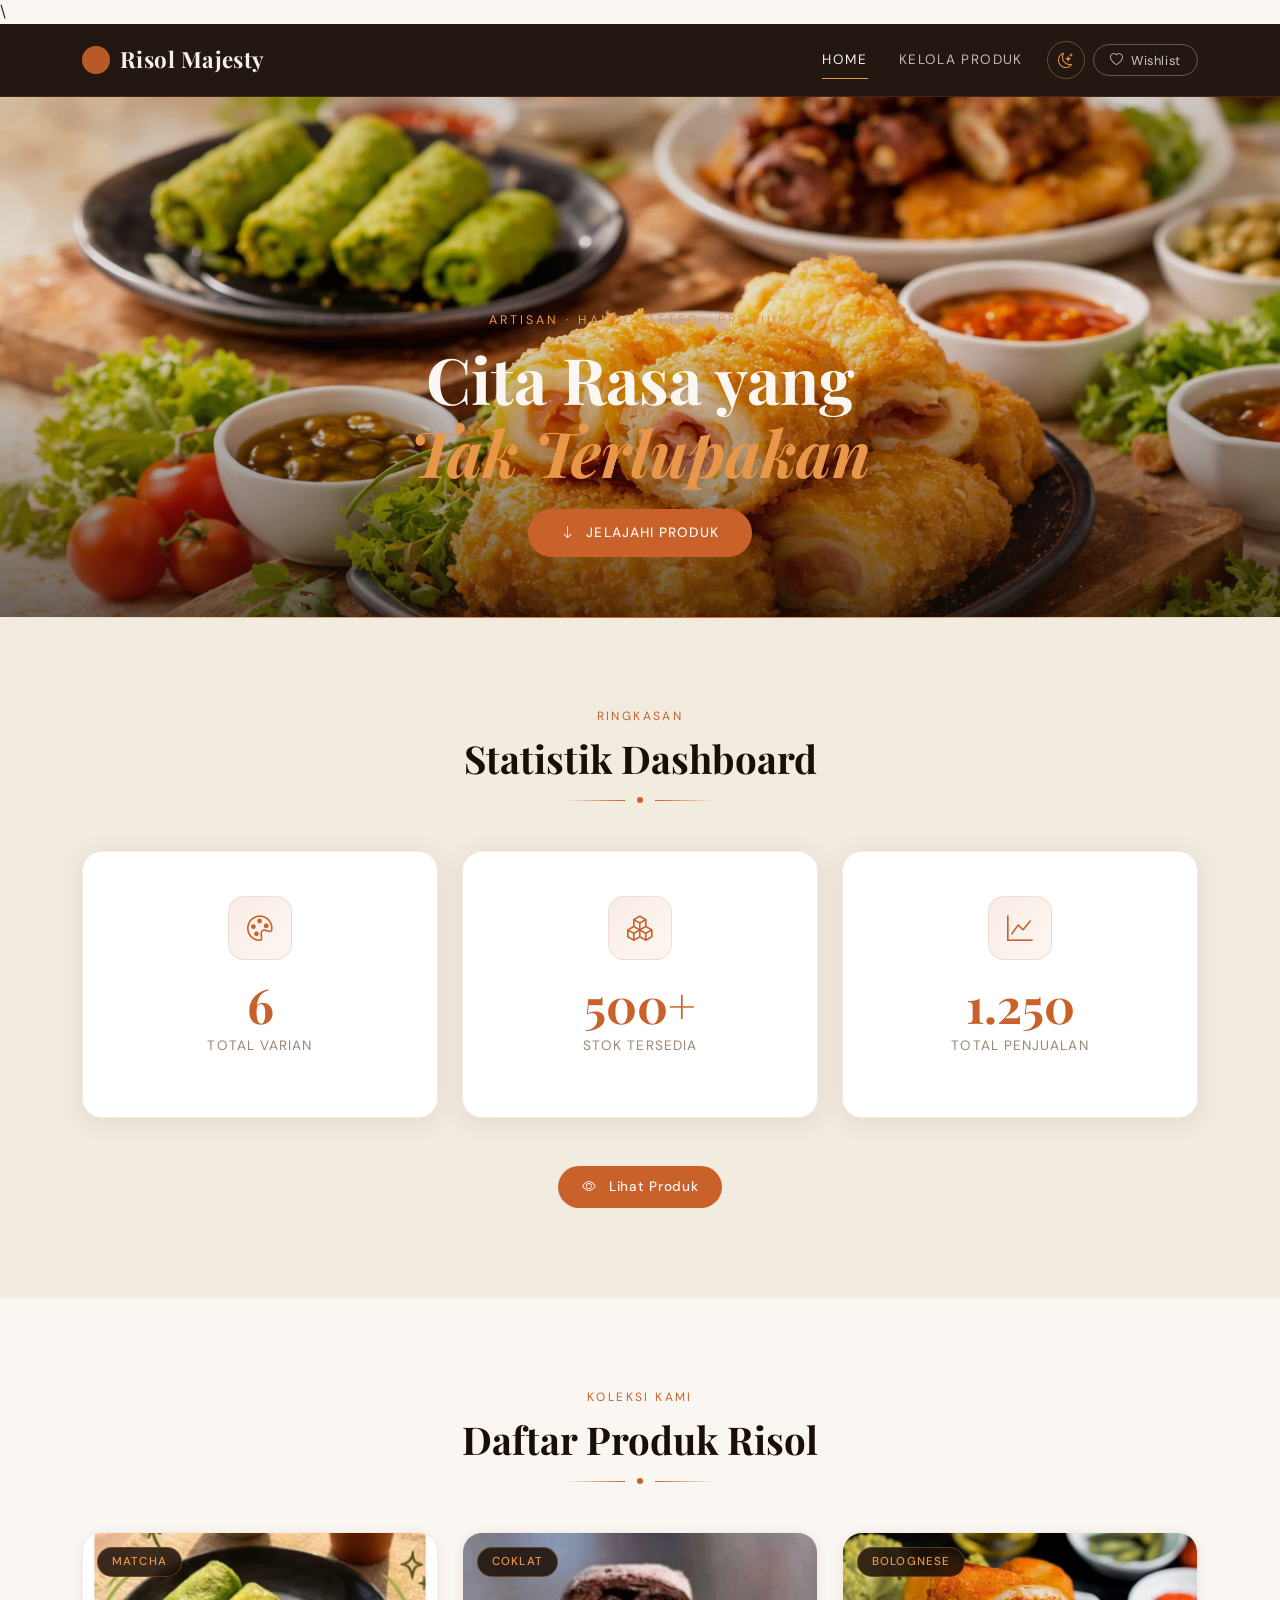
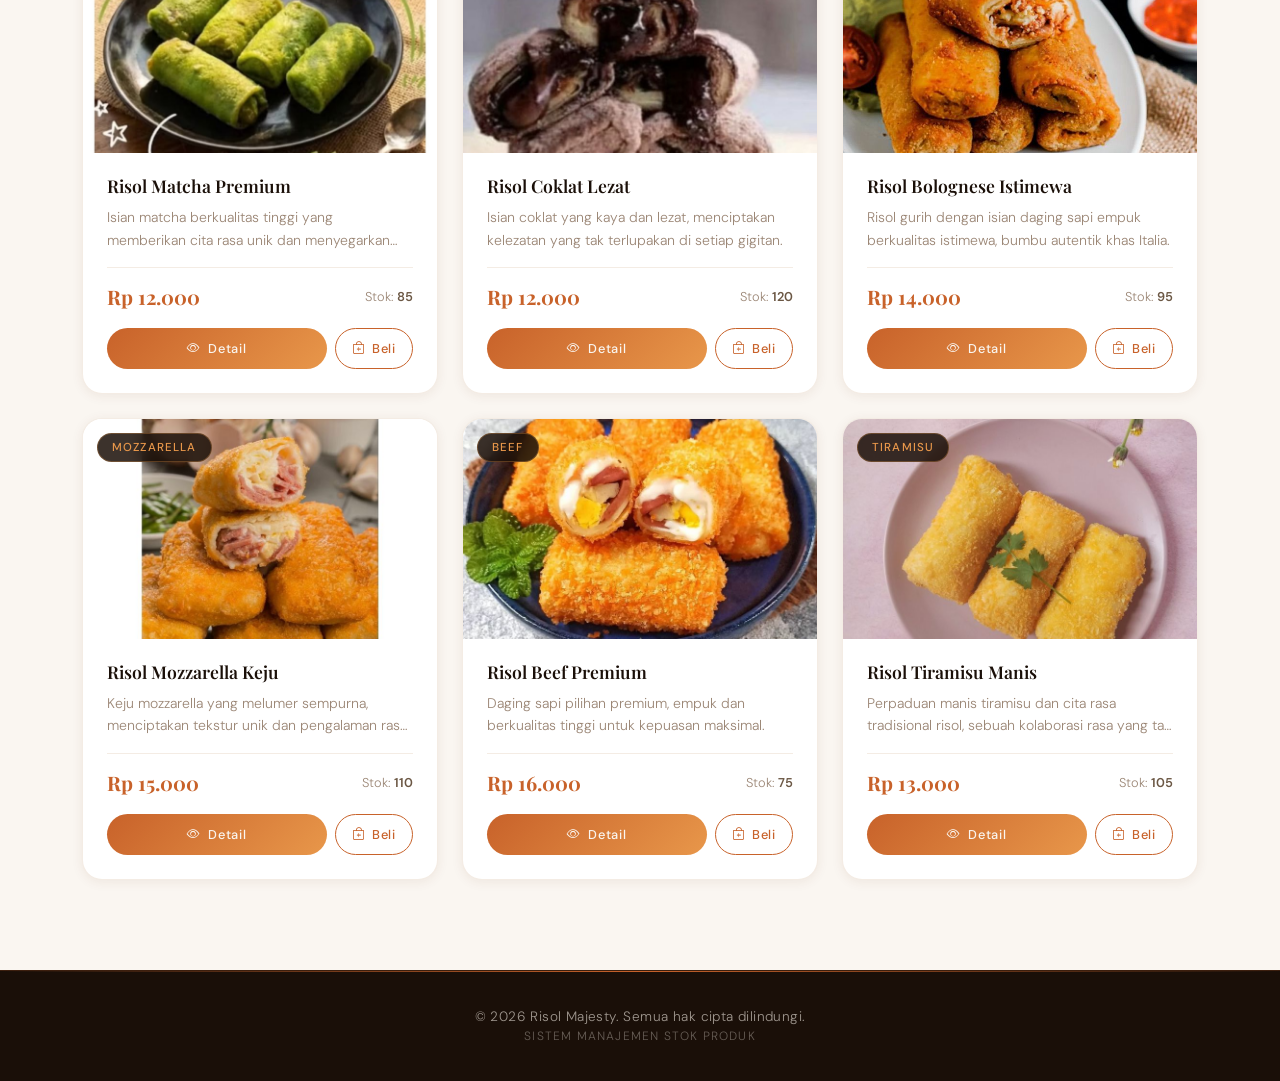
<file: Week 2/TA_week2/index.html>
\<!DOCTYPE html>
<html lang="id">
<head>
<meta charset="UTF-8">
<meta name="viewport" content="width=device-width, initial-scale=1.0">
<title>Risol Majesty — Artisan Snacks</title>
<link href="https://cdn.jsdelivr.net/npm/bootstrap@5.3.0/dist/css/bootstrap.min.css" rel="stylesheet">
<link rel="stylesheet" href="https://cdn.jsdelivr.net/npm/bootstrap-icons@1.11.0/font/bootstrap-icons.css">
<link rel="stylesheet" href="css/style.css">
</head>

<body>

<!-- ===== NAVBAR ===== -->
<nav class="navbar navbar-expand-lg sticky-top">
  <div class="container">
    <a class="navbar-brand fw-bold" href="index.html">Risol Majesty</a>

    <button class="navbar-toggler border-0" type="button" data-bs-toggle="collapse" data-bs-target="#navbarNav" style="color: rgba(247,240,232,0.8);">
      <span class="navbar-toggler-icon"></span>
    </button>

    <div class="collapse navbar-collapse" id="navbarNav">
      <ul class="navbar-nav ms-auto align-items-center">
        <li class="nav-item">
          <a class="nav-link active" href="index.html">Home</a>
        </li>
        <li class="nav-item">
          <a class="nav-link" href="manage.html">Kelola Produk</a>
        </li>
        <li class="nav-item ms-2">
          <button class="btn-theme-toggle" id="themeToggle" title="Toggle Dark Mode">
            <i class="bi bi-moon-stars"></i>
          </button>
        </li>
        <li class="nav-item ms-2">
          <button class="btn btn-outline-light btn-sm" data-bs-toggle="modal" data-bs-target="#wishlistModal">
            <i class="bi bi-heart me-1"></i> Wishlist
          </button>
        </li>
      </ul>
    </div>
  </div>
</nav>

<!-- ===== HERO ===== -->
<section class="hero-banner">
  <div class="hero-banner-wrapper">
    <img src="assets/banner-hero.jpg" alt="Banner Risol Majesty">
  </div>
  <div class="hero-text-overlay">
    <span class="hero-eyebrow">Artisan · Handcrafted · Premium</span>
    <h1 class="hero-title">Cita Rasa yang<br><em>Tak Terlupakan</em></h1>
    <a href="#produk" class="hero-btn">
      <i class="bi bi-arrow-down"></i> Jelajahi Produk
    </a>
  </div>
</section>

<!-- ===== STATISTICS ===== -->
<section class="statistics-section">
  <div class="container">
    <div class="text-center mb-2">
      <span class="section-label">Ringkasan</span>
      <h2 class="section-title">Statistik Dashboard</h2>
      <div class="section-divider"><span class="section-divider-dot"></span></div>
    </div>

    <div class="row g-4">
      <div class="col-md-4">
        <div class="stat-card">
          <div class="stat-icon"><i class="bi bi-palette"></i></div>
          <span class="stat-number">6</span>
          <p class="stat-label">Total Varian</p>
        </div>
      </div>
      <div class="col-md-4">
        <div class="stat-card">
          <div class="stat-icon"><i class="bi bi-boxes"></i></div>
          <span class="stat-number">500+</span>
          <p class="stat-label">Stok Tersedia</p>
        </div>
      </div>
      <div class="col-md-4">
        <div class="stat-card">
          <div class="stat-icon"><i class="bi bi-graph-up"></i></div>
          <span class="stat-number">1.250</span>
          <p class="stat-label">Total Penjualan</p>
        </div>
      </div>
    </div>

    <div class="text-center mt-5">
      <a href="#produk" class="btn btn-warning px-4">
        <i class="bi bi-eye me-2"></i> Lihat Produk
      </a>
    </div>
  </div>
</section>

<!-- ===== PRODUCTS ===== -->
<section class="product-section" id="produk">
  <div class="container">
    <div class="text-center mb-2">
      <span class="section-label">Koleksi Kami</span>
      <h2 class="section-title">Daftar Produk Risol</h2>
      <div class="section-divider"><span class="section-divider-dot"></span></div>
    </div>

    <div class="row g-4">

      <!-- Matcha -->
      <div class="col-md-6 col-lg-4">
        <div class="product-card">
          <div class="product-image-wrapper">
            <img src="assets/risol-matcha.jpg" alt="Risol Matcha" class="card-img-top">
            <span class="badge-rasa">Matcha</span>
          </div>
          <div class="product-body">
            <h5 class="product-title">Risol Matcha Premium</h5>
            <p class="product-desc">Isian matcha berkualitas tinggi yang memberikan cita rasa unik dan menyegarkan untuk cemilan spesial.</p>
            <div class="product-details">
              <p class="product-price">Rp 12.000</p>
              <p class="product-stock">Stok: <span class="stock-number">85</span></p>
            </div>
            <div class="d-flex gap-2 mt-auto">
              <button class="btn-risol flex-grow-1" data-bs-toggle="modal" data-bs-target="#detailModal"
                onclick="setDetailModal('Risol Matcha Premium','Rp 12.000','85','Matcha','Risol dengan isian matcha premium berkualitas tinggi yang memberikan cita rasa unik, lembut, dan menyegarkan. Dibuat dari bahan-bahan pilihan terbaik dengan proses produksi yang higienis.')">
                <i class="bi bi-eye"></i> Detail
              </button>
              <button class="btn-beli" onclick="beliFitur(this)">
                <i class="bi bi-bag-plus"></i> Beli
              </button>
            </div>
          </div>
        </div>
      </div>

      <!-- Coklat -->
      <div class="col-md-6 col-lg-4">
        <div class="product-card">
          <div class="product-image-wrapper">
            <img src="assets/risol-coklat.jpg" alt="Risol Coklat" class="card-img-top">
            <span class="badge-rasa">Coklat</span>
          </div>
          <div class="product-body">
            <h5 class="product-title">Risol Coklat Lezat</h5>
            <p class="product-desc">Isian coklat yang kaya dan lezat, menciptakan kelezatan yang tak terlupakan di setiap gigitan.</p>
            <div class="product-details">
              <p class="product-price">Rp 12.000</p>
              <p class="product-stock">Stok: <span class="stock-number">120</span></p>
            </div>
            <div class="d-flex gap-2 mt-auto">
              <button class="btn-risol flex-grow-1" data-bs-toggle="modal" data-bs-target="#detailModal"
                onclick="setDetailModal('Risol Coklat Lezat','Rp 12.000','120','Coklat','Risol dengan isian coklat premium yang kaya dan lezat. Dibuat dari coklat pilihan dengan cita rasa yang pekat namun tidak terlalu manis.')">
                <i class="bi bi-eye"></i> Detail
              </button>
              <button class="btn-beli" onclick="beliFitur(this)">
                <i class="bi bi-bag-plus"></i> Beli
              </button>
            </div>
          </div>
        </div>
      </div>

      <!-- Bolognese -->
      <div class="col-md-6 col-lg-4">
        <div class="product-card">
          <div class="product-image-wrapper">
            <img src="assets/risol-bolognese.jpg" alt="Risol Bolognese" class="card-img-top">
            <span class="badge-rasa">Bolognese</span>
          </div>
          <div class="product-body">
            <h5 class="product-title">Risol Bolognese Istimewa</h5>
            <p class="product-desc">Risol gurih dengan isian daging sapi empuk berkualitas istimewa, bumbu autentik khas Italia.</p>
            <div class="product-details">
              <p class="product-price">Rp 14.000</p>
              <p class="product-stock">Stok: <span class="stock-number">95</span></p>
            </div>
            <div class="d-flex gap-2 mt-auto">
              <button class="btn-risol flex-grow-1" data-bs-toggle="modal" data-bs-target="#detailModal"
                onclick="setDetailModal('Risol Bolognese Istimewa','Rp 14.000','95','Bolognese','Risol dengan isian daging sapi berkualitas tinggi yang dimasak dengan bumbu khas bolognese yang autentik. Daging empuk dan gurih, menciptakan cita rasa yang istimewa.')">
                <i class="bi bi-eye"></i> Detail
              </button>
              <button class="btn-beli" onclick="beliFitur(this)">
                <i class="bi bi-bag-plus"></i> Beli
              </button>
            </div>
          </div>
        </div>
      </div>

      <!-- Mozzarella -->
      <div class="col-md-6 col-lg-4">
        <div class="product-card">
          <div class="product-image-wrapper">
            <img src="assets/risol-mozarella.jpg" alt="Risol Mozzarella" class="card-img-top">
            <span class="badge-rasa">Mozzarella</span>
          </div>
          <div class="product-body">
            <h5 class="product-title">Risol Mozzarella Keju</h5>
            <p class="product-desc">Keju mozzarella yang melumer sempurna, menciptakan tekstur unik dan pengalaman rasa yang luar biasa.</p>
            <div class="product-details">
              <p class="product-price">Rp 15.000</p>
              <p class="product-stock">Stok: <span class="stock-number">110</span></p>
            </div>
            <div class="d-flex gap-2 mt-auto">
              <button class="btn-risol flex-grow-1" data-bs-toggle="modal" data-bs-target="#detailModal"
                onclick="setDetailModal('Risol Mozzarella Keju','Rp 15.000','110','Mozzarella','Risol premium dengan isian keju mozzarella berkualitas tinggi yang lembut dan melumer di mulut.')">
                <i class="bi bi-eye"></i> Detail
              </button>
              <button class="btn-beli" onclick="beliFitur(this)">
                <i class="bi bi-bag-plus"></i> Beli
              </button>
            </div>
          </div>
        </div>
      </div>

      <!-- Beef -->
      <div class="col-md-6 col-lg-4">
        <div class="product-card">
          <div class="product-image-wrapper">
            <img src="assets/risol-beef.jpg" alt="Risol Beef" class="card-img-top">
            <span class="badge-rasa">Beef</span>
          </div>
          <div class="product-body">
            <h5 class="product-title">Risol Beef Premium</h5>
            <p class="product-desc">Daging sapi pilihan premium, empuk dan berkualitas tinggi untuk kepuasan maksimal.</p>
            <div class="product-details">
              <p class="product-price">Rp 16.000</p>
              <p class="product-stock">Stok: <span class="stock-number">75</span></p>
            </div>
            <div class="d-flex gap-2 mt-auto">
              <button class="btn-risol flex-grow-1" data-bs-toggle="modal" data-bs-target="#detailModal"
                onclick="setDetailModal('Risol Beef Premium','Rp 16.000','75','Beef','Risol eksklusif dengan isian daging sapi premium yang dipilih dengan cermat dan dimasak dengan sempurna.')">
                <i class="bi bi-eye"></i> Detail
              </button>
              <button class="btn-beli" onclick="beliFitur(this)">
                <i class="bi bi-bag-plus"></i> Beli
              </button>
            </div>
          </div>
        </div>
      </div>

      <!-- Tiramisu -->
      <div class="col-md-6 col-lg-4">
        <div class="product-card">
          <div class="product-image-wrapper">
            <img src="assets/risol-tiramisu.jpg" alt="Risol Tiramisu" class="card-img-top">
            <span class="badge-rasa">Tiramisu</span>
          </div>
          <div class="product-body">
            <h5 class="product-title">Risol Tiramisu Manis</h5>
            <p class="product-desc">Perpaduan manis tiramisu dan cita rasa tradisional risol, sebuah kolaborasi rasa yang tak terduga.</p>
            <div class="product-details">
              <p class="product-price">Rp 13.000</p>
              <p class="product-stock">Stok: <span class="stock-number">105</span></p>
            </div>
            <div class="d-flex gap-2 mt-auto">
              <button class="btn-risol flex-grow-1" data-bs-toggle="modal" data-bs-target="#detailModal"
                onclick="setDetailModal('Risol Tiramisu Manis','Rp 13.000','105','Tiramisu','Risol istimewa dengan isian tiramisu yang manis dan lezat, perpaduan sempurna antara rasa tradisional risol dan kue tiramisu modern.')">
                <i class="bi bi-eye"></i> Detail
              </button>
              <button class="btn-beli" onclick="beliFitur(this)">
                <i class="bi bi-bag-plus"></i> Beli
              </button>
            </div>
          </div>
        </div>
      </div>

    </div>
  </div>
</section>

<!-- ===== MODAL DETAIL ===== -->
<div class="modal fade" id="detailModal" tabindex="-1" aria-hidden="true">
  <div class="modal-dialog modal-lg modal-dialog-centered">
    <div class="modal-content">
      <div class="modal-header bg-risol">
        <h5 class="modal-title" id="detailModalLabel">Detail Produk</h5>
        <button type="button" class="btn-close btn-close-white" data-bs-dismiss="modal"></button>
      </div>
      <div class="modal-body">
        <div class="detail-container">
          <h4 id="modalProdukNama" class="mb-3">Nama Produk</h4>
          <div class="row mb-4">
            <div class="col-md-6 mb-3 mb-md-0">
              <h6 class="fw-bold text-muted">Varian</h6>
              <p id="modalVarian" class="fs-5 mb-0">—</p>
            </div>
            <div class="col-md-6">
              <h6 class="fw-bold text-muted">Harga</h6>
              <p id="modalHarga" class="fs-5 mb-0" style="color: var(--risol-amber); font-weight: 700;">—</p>
            </div>
          </div>
          <div class="row mb-4">
            <div class="col-md-6 mb-3 mb-md-0">
              <h6 class="fw-bold text-muted">Stok Tersedia</h6>
              <p id="modalStok" class="fs-5 mb-0">—</p>
            </div>
            <div class="col-md-6">
              <h6 class="fw-bold text-muted">Status</h6>
              <p class="mb-0"><span id="statusBadge" class="badge bg-success">Tersedia</span></p>
            </div>
          </div>
          <hr style="border-color: var(--border-soft);">
          <h6 class="fw-bold text-muted mb-2">Deskripsi Produk</h6>
          <p id="modalDeskripsi" style="color: var(--text-secondary); line-height: 1.7;">—</p>
          <hr style="border-color: var(--border-soft);">
          <div class="alert-info p-3 rounded-3">
            <i class="bi bi-info-circle me-2" style="color: var(--risol-amber);"></i>
            <strong>Informasi:</strong> Produk ini berkualitas tinggi dan dibuat dengan bahan-bahan terbaik.
          </div>
        </div>
      </div>
      <div class="modal-footer">
        <button type="button" class="btn btn-secondary" data-bs-dismiss="modal">Tutup</button>
        <button type="button" class="btn btn-danger" onclick="hapusMishlist()" id="btnHapusMishlist" style="display:none; border-radius: 99px; font-size: 0.85rem;">
          <i class="bi bi-trash me-1"></i> Hapus dari Wishlist
        </button>
        <button type="button" class="btn btn-primary" onclick="tambahMishlist()" id="btnTambahMishlist">
          <i class="bi bi-heart-fill me-1"></i> Tambah ke Wishlist
        </button>
        <button type="button" class="btn btn-success" onclick="beliDariModal()" id="btnBeliModal" style="border-radius:99px; font-size:0.85rem;">
          <i class="bi bi-bag-plus me-1"></i> Beli Sekarang
        </button>
        <a href="manage.html" class="btn btn-warning">
          <i class="bi bi-plus-circle me-1"></i> Tambah Produk
        </a>
      </div>
    </div>
  </div>
</div>

<!-- ===== MODAL WISHLIST ===== -->
<div class="modal fade" id="wishlistModal" tabindex="-1" aria-hidden="true">
  <div class="modal-dialog modal-lg modal-dialog-centered">
    <div class="modal-content">
      <div class="modal-header bg-risol">
        <h5 class="modal-title">Daftar Wishlist Saya</h5>
        <button type="button" class="btn-close btn-close-white" data-bs-dismiss="modal"></button>
      </div>
      <div class="modal-body">
        <ul class="list-group" id="daftar-wishlist">
          <li class="list-group-item text-muted fst-italic">Belum ada produk di wishlist</li>
        </ul>
      </div>
      <div class="modal-footer">
        <button type="button" class="btn btn-secondary" data-bs-dismiss="modal">Tutup</button>
        <button type="button" class="btn btn-danger" onclick="hapusWishlist()" style="border-radius:99px; font-size:0.85rem;">Kosongkan</button>
      </div>
    </div>
  </div>
</div>

<!-- ===== FOOTER ===== -->
<footer class="text-center">
  <div class="container">
    <p class="mb-0">&copy; 2026 Risol Majesty. Semua hak cipta dilindungi.</p>
    <small>Sistem Manajemen Stok Produk</small>
  </div>
</footer>

<script src="https://cdn.jsdelivr.net/npm/bootstrap@5.3.0/dist/js/bootstrap.bundle.min.js"></script>
<script>
  // Dark Mode
  const btnTheme = document.getElementById('themeToggle');
  const body = document.body;
  if (localStorage.getItem('theme') === 'dark') {
    body.classList.add('dark-mode');
    btnTheme.innerHTML = '<i class="bi bi-sun-fill"></i>';
  }
  btnTheme.addEventListener('click', function() {
    body.classList.toggle('dark-mode');
    if (body.classList.contains('dark-mode')) {
      localStorage.setItem('theme', 'dark');
      btnTheme.innerHTML = '<i class="bi bi-sun-fill"></i>';
    } else {
      localStorage.removeItem('theme');
      btnTheme.innerHTML = '<i class="bi bi-moon-stars"></i>';
    }
  });

  // ================================================
  // FITUR BELI (Event Listener & DOM manipulation)
  // ================================================
  function aktivasiTombolBeli() {
    // Clone tombol beli untuk hapus event lama (hindari duplikasi)
    const tombolBeli = document.querySelectorAll('.btn-beli');
    tombolBeli.forEach(function(button) {
      button.replaceWith(button.cloneNode(true));
    });

    const tombolBaru = document.querySelectorAll('.btn-beli');
    tombolBaru.forEach(function(button) {
      button.addEventListener('click', function(e) {
        const cardBody = e.target.closest('.product-body');
        const stokEl = cardBody.querySelector('.stock-number');
        let stok = parseInt(stokEl.innerText.replace('Stok: ', ''));
        if (stok > 0) {
          stok--;
          stokEl.innerText = stok;
          const namaBarang = cardBody.querySelector('.product-title').innerText;
          alert('Berhasil membeli ' + namaBarang + '!');
          if (stok === 0) {
            e.target.disabled = true;
            e.target.innerText = 'Habis';
            e.target.style.background = '#999';
            e.target.style.cursor = 'not-allowed';
          }
        } else {
          alert('Stok Habis!');
          e.target.disabled = true;
          e.target.innerText = 'Habis';
          e.target.style.background = '#999';
          e.target.style.cursor = 'not-allowed';
        }
      });
    });
  }
  aktivasiTombolBeli();

  // ================================================
  // MODAL DETAIL + BELI DARI MODAL
  // ================================================
  let currentProduct = null;
  let currentCardStokEl = null;

  function setDetailModal(nama, harga, stok, varian, deskripsi) {
    // Find the card that was just clicked to sync stok
    const allCards = document.querySelectorAll('.product-card');
    currentCardStokEl = null;
    allCards.forEach(card => {
      const title = card.querySelector('.product-title');
      if (title && title.textContent === nama) {
        currentCardStokEl = card.querySelector('.stock-number');
      }
    });

    // Use live stok from card if available (already decremented by beliFitur)
    const liveStok = currentCardStokEl ? parseInt(currentCardStokEl.textContent) : parseInt(stok);
    currentProduct = { nama, harga, stok: liveStok, varian, deskripsi };

    document.getElementById('modalProdukNama').textContent = nama;
    document.getElementById('modalHarga').textContent = harga;
    document.getElementById('modalStok').textContent = liveStok + ' unit';
    document.getElementById('modalVarian').textContent = varian;
    document.getElementById('modalDeskripsi').textContent = deskripsi;

    updateStatusBadge(liveStok);

    const btnBeli = document.getElementById('btnBeliModal');
    if (liveStok <= 0) {
      btnBeli.disabled = true;
      btnBeli.innerHTML = '<i class="bi bi-x-circle me-1"></i> Stok Habis';
    } else {
      btnBeli.disabled = false;
      btnBeli.innerHTML = '<i class="bi bi-bag-plus me-1"></i> Beli Sekarang';
    }

    const wishlist = JSON.parse(localStorage.getItem('wishlist')) || [];
    const inList = wishlist.some(i => i.nama === nama);
    document.getElementById('btnTambahMishlist').style.display = inList ? 'none' : 'inline-block';
    document.getElementById('btnHapusMishlist').style.display = inList ? 'inline-block' : 'none';
  }

  function updateStatusBadge(n) {
    const badge = document.getElementById('statusBadge');
    if (n > 50) { badge.textContent = 'Stok Melimpah'; badge.className = 'badge bg-success'; }
    else if (n > 20) { badge.textContent = 'Stok Tersedia'; badge.className = 'badge bg-info text-dark'; }
    else if (n > 0) { badge.textContent = 'Stok Terbatas'; badge.className = 'badge bg-warning text-dark'; }
    else { badge.textContent = 'Habis'; badge.className = 'badge bg-danger'; }
  }

  function beliDariModal() {
    if (!currentProduct || currentProduct.stok <= 0) {
      alert('Stok Habis!');
      return;
    }
    currentProduct.stok--;
    alert('Berhasil membeli ' + currentProduct.nama + '!');

    // Update tampilan modal
    document.getElementById('modalStok').textContent = currentProduct.stok + ' unit';
    updateStatusBadge(currentProduct.stok);

    // Sinkronisasi stok di kartu produk
    if (currentCardStokEl) {
      currentCardStokEl.textContent = currentProduct.stok;
      if (currentProduct.stok === 0) {
        const card = currentCardStokEl.closest('.product-card');
        const cardBeli = card ? card.querySelector('.btn-beli') : null;
        if (cardBeli) {
          cardBeli.disabled = true;
          cardBeli.innerText = 'Habis';
          cardBeli.style.background = '#999';
          cardBeli.style.cursor = 'not-allowed';
        }
      }
    }

    if (currentProduct.stok === 0) {
      const btnBeli = document.getElementById('btnBeliModal');
      btnBeli.disabled = true;
      btnBeli.innerHTML = '<i class="bi bi-x-circle me-1"></i> Stok Habis';
    }
  }

  function tambahMishlist() {
    if (!currentProduct) return;
    const wishlist = JSON.parse(localStorage.getItem('wishlist')) || [];
    if (!wishlist.some(i => i.nama === currentProduct.nama)) {
      wishlist.push(currentProduct);
      localStorage.setItem('wishlist', JSON.stringify(wishlist));
      document.getElementById('btnTambahMishlist').style.display = 'none';
      document.getElementById('btnHapusMishlist').style.display = 'inline-block';
      alert('Produk "' + currentProduct.nama + '" ditambahkan ke wishlist!');
    } else {
      alert('Produk sudah ada di wishlist!');
    }
  }

  function hapusMishlist() {
    if (!currentProduct) return;
    let wishlist = JSON.parse(localStorage.getItem('wishlist')) || [];
    wishlist = wishlist.filter(i => i.nama !== currentProduct.nama);
    localStorage.setItem('wishlist', JSON.stringify(wishlist));
    document.getElementById('btnTambahMishlist').style.display = 'inline-block';
    document.getElementById('btnHapusMishlist').style.display = 'none';
    alert('Produk "' + currentProduct.nama + '" dihapus dari wishlist!');
  }

  function hapusWishlist() {
    if (confirm('Apakah Anda yakin ingin menghapus semua produk dari wishlist?')) {
      localStorage.removeItem('wishlist');
      tampilkanWishlist();
      alert('Wishlist telah dikosongkan!');
    }
  }

  function tampilkanWishlist() {
    const wishlist = JSON.parse(localStorage.getItem('wishlist')) || [];
    const el = document.getElementById('daftar-wishlist');
    if (wishlist.length === 0) {
      el.innerHTML = '<li class="list-group-item text-muted fst-italic">Belum ada produk di wishlist</li>';
    } else {
      el.innerHTML = wishlist.map((item, i) => `
        <li class="list-group-item d-flex justify-content-between align-items-center">
          <div>
            <strong style="font-family: 'Playfair Display', serif;">${item.nama}</strong>
            <br><small class="text-muted">Varian: ${item.varian} &middot; ${item.harga}</small>
          </div>
          <button class="btn btn-sm btn-danger" onclick="hapusItemWishlist(${i})" style="border-radius:99px;">
            <i class="bi bi-trash"></i>
          </button>
        </li>
      `).join('');
    }
  }

  function hapusItemWishlist(index) {
    let wishlist = JSON.parse(localStorage.getItem('wishlist')) || [];
    const nama = wishlist[index].nama;
    wishlist.splice(index, 1);
    localStorage.setItem('wishlist', JSON.stringify(wishlist));
    tampilkanWishlist();
    alert('Produk "' + nama + '" dihapus dari wishlist!');
  }

  document.getElementById('wishlistModal').addEventListener('show.bs.modal', tampilkanWishlist);
</script>
</body>
</html>
</file>
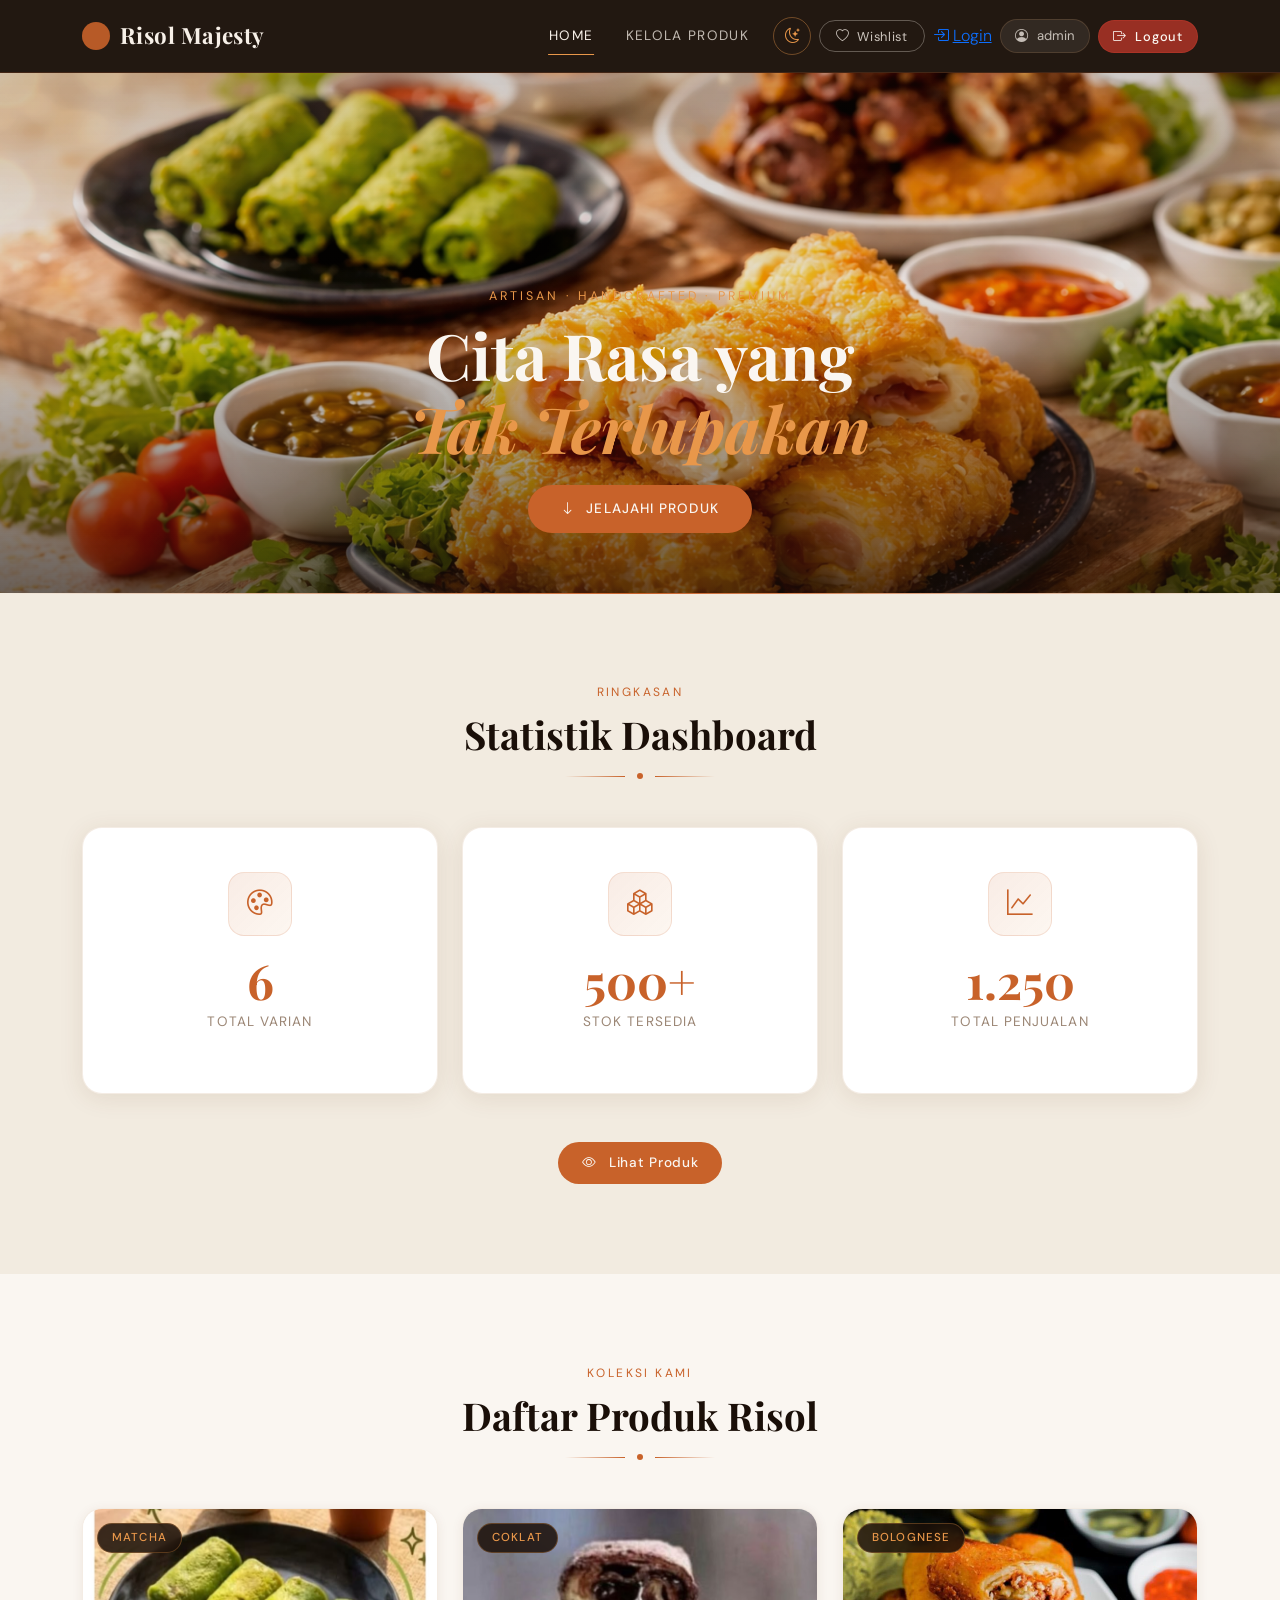
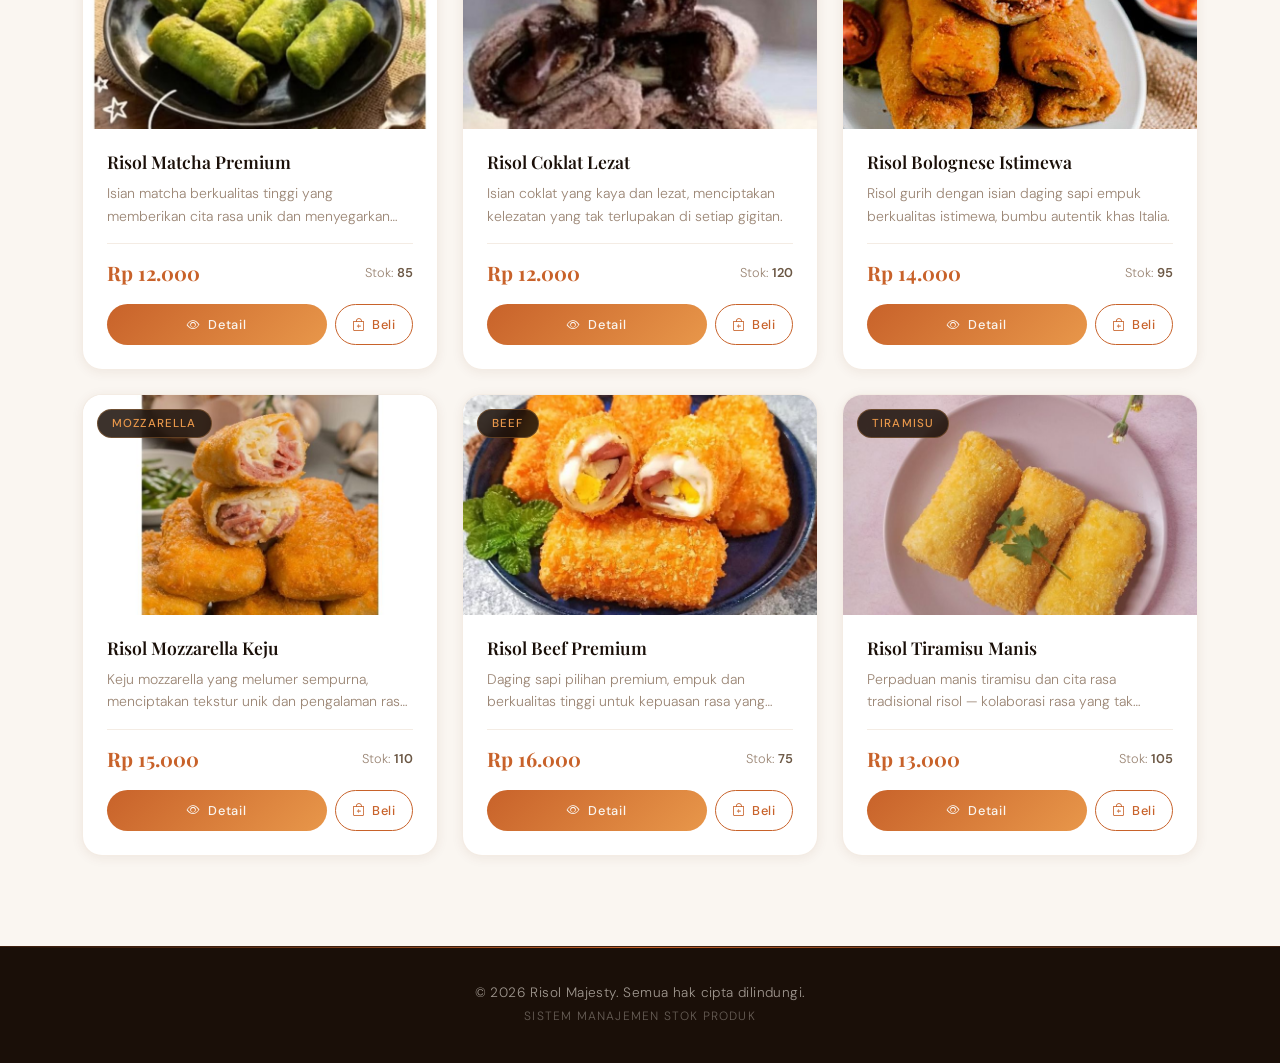
<file: Week 4/risol/ta_week2_backup/index.html>
<!DOCTYPE html>
<html lang="id">
<head>
  <meta charset="UTF-8">
  <meta name="viewport" content="width=device-width, initial-scale=1.0">
  <title>Risol Majesty — Artisan Snacks</title>
  <link href="https://cdn.jsdelivr.net/npm/bootstrap@5.3.0/dist/css/bootstrap.min.css" rel="stylesheet">
  <link rel="stylesheet" href="https://cdn.jsdelivr.net/npm/bootstrap-icons@1.11.0/font/bootstrap-icons.css">
  <link rel="stylesheet" href="css/style.css">
</head>

<body>

<!-- ===== NAVBAR ===== -->
<nav class="navbar navbar-expand-lg sticky-top">
  <div class="container">
    <a class="navbar-brand fw-bold" href="index.php">Risol Majesty</a>

    <button class="navbar-toggler border-0" type="button"
      data-bs-toggle="collapse" data-bs-target="#navbarNav"
      style="color: rgba(247,240,232,0.8);">
      <span class="navbar-toggler-icon"></span>
    </button>

    <div class="collapse navbar-collapse" id="navbarNav">
      <ul class="navbar-nav ms-auto align-items-center">
        <li class="nav-item">
          <a class="nav-link active" href="index.php">Home</a>
        </li>
        <li class="nav-item">
          <a class="nav-link" href="manage.html">Kelola Produk</a>
        </li>

        <!-- Dark Mode Toggle -->
        <li class="nav-item ms-2">
          <button class="btn-theme-toggle" id="themeToggle" title="Toggle Dark Mode">
            <i class="bi bi-moon-stars"></i>
          </button>
        </li>

        <!-- Wishlist -->
        <li class="nav-item ms-2">
          <button class="btn btn-outline-light btn-sm position-relative"
            data-bs-toggle="modal" data-bs-target="#wishlistModal">
            <i class="bi bi-heart me-1"></i> Wishlist
            <span id="wishlistBadge"
              class="position-absolute top-0 start-100 translate-middle badge rounded-pill bg-danger"
              style="display:none; font-size:0.65rem;">0</span>
          </button>
        </li>

        <!-- Login / Logout — dikontrol JS via sessionStorage -->
        <li class="nav-item ms-2" id="navBelumLogin" style="display:none;">
          <a href="login.php" class="btn-nav-login">
            <i class="bi bi-box-arrow-in-right me-1"></i>Login
          </a>
        </li>
        <li class="nav-item ms-2 d-flex align-items-center gap-2" id="navSudahLogin" style="display:none;">
          <span class="nav-user-badge">
            <i class="bi bi-person-circle me-1"></i>
            <span id="navTeksUser">admin</span>
          </span>
          <a class="btn-logout" style="cursor:pointer;" onclick="sessionStorage.removeItem('loginStatus'); sessionStorage.removeItem('loginUser'); sessionStorage.removeItem('wishlist'); window.location.href='login.php';">
            <i class="bi bi-box-arrow-right me-1"></i>Logout
          </a>
        </li>

      </ul>
    </div>
  </div>
</nav>


<!-- ===== HERO ===== -->
<section class="hero-banner">
  <div class="hero-banner-wrapper">
    <img src="assets/banner-hero.jpg" alt="Banner Risol Majesty">
  </div>
  <div class="hero-text-overlay">
    <span class="hero-eyebrow">Artisan · Handcrafted · Premium</span>
    <h1 class="hero-title">Cita Rasa yang<br><em>Tak Terlupakan</em></h1>
    <a href="#produk" class="hero-btn">
      <i class="bi bi-arrow-down"></i> Jelajahi Produk
    </a>
  </div>
</section>


<!-- ===== STATISTIK ===== -->
<section class="statistics-section">
  <div class="container">
    <div class="text-center mb-2">
      <span class="section-label">Ringkasan</span>
      <h2 class="section-title">Statistik Dashboard</h2>
      <div class="section-divider"><span class="section-divider-dot"></span></div>
    </div>

    <div class="row g-4">
      <div class="col-md-4">
        <div class="stat-card">
          <div class="stat-icon"><i class="bi bi-palette"></i></div>
          <span class="stat-number">6</span>
          <p class="stat-label">Total Varian</p>
        </div>
      </div>
      <div class="col-md-4">
        <div class="stat-card">
          <div class="stat-icon"><i class="bi bi-boxes"></i></div>
          <span class="stat-number">500+</span>
          <p class="stat-label">Stok Tersedia</p>
        </div>
      </div>
      <div class="col-md-4">
        <div class="stat-card">
          <div class="stat-icon"><i class="bi bi-graph-up"></i></div>
          <span class="stat-number">1.250</span>
          <p class="stat-label">Total Penjualan</p>
        </div>
      </div>
    </div>

    <div class="text-center mt-5">
      <a href="#produk" class="btn btn-warning px-4">
        <i class="bi bi-eye me-2"></i> Lihat Produk
      </a>
    </div>
  </div>
</section>


<!-- ===== PRODUK ===== -->
<section class="product-section" id="produk">
  <div class="container">
    <div class="text-center mb-2">
      <span class="section-label">Koleksi Kami</span>
      <h2 class="section-title">Daftar Produk Risol</h2>
      <div class="section-divider"><span class="section-divider-dot"></span></div>
    </div>

    <div class="row g-4">

      <!-- Matcha -->
      <div class="col-md-6 col-lg-4">
        <div class="product-card">
          <div class="product-image-wrapper">
            <img src="assets/risol-matcha.jpg" alt="Risol Matcha" class="card-img-top">
            <span class="badge-rasa">Matcha</span>
          </div>
          <div class="product-body">
            <h5 class="product-title">Risol Matcha Premium</h5>
            <p class="product-desc">Isian matcha berkualitas tinggi yang memberikan cita rasa unik dan menyegarkan untuk cemilan spesial.</p>
            <div class="product-details">
              <p class="product-price">Rp 12.000</p>
              <p class="product-stock">Stok: <span class="stock-number">85</span></p>
            </div>
            <div class="d-flex gap-2">
              <button class="btn-risol flex-grow-1 btn-detail"
                data-nama="Risol Matcha Premium" data-harga="Rp 12.000"
                data-stok="85" data-varian="Matcha"
                data-deskripsi="Risol dengan isian matcha premium berkualitas tinggi yang memberikan cita rasa unik, lembut, dan menyegarkan. Dibuat dari bahan-bahan pilihan terbaik."
                >
                <i class="bi bi-eye"></i> Detail
              </button>
              <button class="btn-beli"><i class="bi bi-bag-plus"></i> Beli</button>
            </div>
          </div>
        </div>
      </div>

      <!-- Coklat -->
      <div class="col-md-6 col-lg-4">
        <div class="product-card">
          <div class="product-image-wrapper">
            <img src="assets/risol-coklat.jpg" alt="Risol Coklat" class="card-img-top">
            <span class="badge-rasa">Coklat</span>
          </div>
          <div class="product-body">
            <h5 class="product-title">Risol Coklat Lezat</h5>
            <p class="product-desc">Isian coklat yang kaya dan lezat, menciptakan kelezatan yang tak terlupakan di setiap gigitan.</p>
            <div class="product-details">
              <p class="product-price">Rp 12.000</p>
              <p class="product-stock">Stok: <span class="stock-number">120</span></p>
            </div>
            <div class="d-flex gap-2">
              <button class="btn-risol flex-grow-1 btn-detail"
                data-nama="Risol Coklat Lezat" data-harga="Rp 12.000"
                data-stok="120" data-varian="Coklat"
                data-deskripsi="Risol dengan isian coklat premium yang kaya dan lezat. Dibuat dari coklat pilihan dengan cita rasa pekat namun tidak terlalu manis."
                >
                <i class="bi bi-eye"></i> Detail
              </button>
              <button class="btn-beli"><i class="bi bi-bag-plus"></i> Beli</button>
            </div>
          </div>
        </div>
      </div>

      <!-- Bolognese -->
      <div class="col-md-6 col-lg-4">
        <div class="product-card">
          <div class="product-image-wrapper">
            <img src="assets/risol-bolognese.jpg" alt="Risol Bolognese" class="card-img-top">
            <span class="badge-rasa">Bolognese</span>
          </div>
          <div class="product-body">
            <h5 class="product-title">Risol Bolognese Istimewa</h5>
            <p class="product-desc">Risol gurih dengan isian daging sapi empuk berkualitas istimewa, bumbu autentik khas Italia.</p>
            <div class="product-details">
              <p class="product-price">Rp 14.000</p>
              <p class="product-stock">Stok: <span class="stock-number">95</span></p>
            </div>
            <div class="d-flex gap-2">
              <button class="btn-risol flex-grow-1 btn-detail"
                data-nama="Risol Bolognese Istimewa" data-harga="Rp 14.000"
                data-stok="95" data-varian="Bolognese"
                data-deskripsi="Risol dengan isian daging sapi berkualitas tinggi yang dimasak dengan bumbu khas bolognese autentik. Daging empuk dan gurih."
                >
                <i class="bi bi-eye"></i> Detail
              </button>
              <button class="btn-beli"><i class="bi bi-bag-plus"></i> Beli</button>
            </div>
          </div>
        </div>
      </div>

      <!-- Mozzarella -->
      <div class="col-md-6 col-lg-4">
        <div class="product-card">
          <div class="product-image-wrapper">
            <img src="assets/risol-mozarella.jpg" alt="Risol Mozzarella" class="card-img-top">
            <span class="badge-rasa">Mozzarella</span>
          </div>
          <div class="product-body">
            <h5 class="product-title">Risol Mozzarella Keju</h5>
            <p class="product-desc">Keju mozzarella yang melumer sempurna, menciptakan tekstur unik dan pengalaman rasa yang luar biasa.</p>
            <div class="product-details">
              <p class="product-price">Rp 15.000</p>
              <p class="product-stock">Stok: <span class="stock-number">110</span></p>
            </div>
            <div class="d-flex gap-2">
              <button class="btn-risol flex-grow-1 btn-detail"
                data-nama="Risol Mozzarella Keju" data-harga="Rp 15.000"
                data-stok="110" data-varian="Mozzarella"
                data-deskripsi="Risol premium dengan isian keju mozzarella berkualitas tinggi yang lembut dan melumer di mulut. Memberikan pengalaman rasa yang luar biasa."
                >
                <i class="bi bi-eye"></i> Detail
              </button>
              <button class="btn-beli"><i class="bi bi-bag-plus"></i> Beli</button>
            </div>
          </div>
        </div>
      </div>

      <!-- Beef -->
      <div class="col-md-6 col-lg-4">
        <div class="product-card">
          <div class="product-image-wrapper">
            <img src="assets/risol-beef.jpg" alt="Risol Beef" class="card-img-top">
            <span class="badge-rasa">Beef</span>
          </div>
          <div class="product-body">
            <h5 class="product-title">Risol Beef Premium</h5>
            <p class="product-desc">Daging sapi pilihan premium, empuk dan berkualitas tinggi untuk kepuasan rasa yang maksimal.</p>
            <div class="product-details">
              <p class="product-price">Rp 16.000</p>
              <p class="product-stock">Stok: <span class="stock-number">75</span></p>
            </div>
            <div class="d-flex gap-2">
              <button class="btn-risol flex-grow-1 btn-detail"
                data-nama="Risol Beef Premium" data-harga="Rp 16.000"
                data-stok="75" data-varian="Beef"
                data-deskripsi="Risol eksklusif dengan isian daging sapi premium yang dipilih dengan cermat. Daging berkualitas tinggi, empuk, dan bergizi."
                >
                <i class="bi bi-eye"></i> Detail
              </button>
              <button class="btn-beli"><i class="bi bi-bag-plus"></i> Beli</button>
            </div>
          </div>
        </div>
      </div>

      <!-- Tiramisu -->
      <div class="col-md-6 col-lg-4">
        <div class="product-card">
          <div class="product-image-wrapper">
            <img src="assets/risol-tiramisu.jpg" alt="Risol Tiramisu" class="card-img-top">
            <span class="badge-rasa">Tiramisu</span>
          </div>
          <div class="product-body">
            <h5 class="product-title">Risol Tiramisu Manis</h5>
            <p class="product-desc">Perpaduan manis tiramisu dan cita rasa tradisional risol — kolaborasi rasa yang tak terduga.</p>
            <div class="product-details">
              <p class="product-price">Rp 13.000</p>
              <p class="product-stock">Stok: <span class="stock-number">105</span></p>
            </div>
            <div class="d-flex gap-2">
              <button class="btn-risol flex-grow-1 btn-detail"
                data-nama="Risol Tiramisu Manis" data-harga="Rp 13.000"
                data-stok="105" data-varian="Tiramisu"
                data-deskripsi="Risol istimewa dengan isian tiramisu yang manis dan lezat. Perpaduan sempurna antara cita rasa tradisional risol dan kue tiramisu modern."
                >
                <i class="bi bi-eye"></i> Detail
              </button>
              <button class="btn-beli"><i class="bi bi-bag-plus"></i> Beli</button>
            </div>
          </div>
        </div>
      </div>

    </div>
  </div>
</section>


<!-- ===== MODAL DETAIL PRODUK ===== -->
<div class="modal fade" id="detailModal" tabindex="-1" aria-hidden="true">
  <div class="modal-dialog modal-lg modal-dialog-centered">
    <div class="modal-content">
      <div class="modal-header bg-risol">
        <h5 class="modal-title">Detail Produk</h5>
        <button type="button" class="btn-close btn-close-white" data-bs-dismiss="modal"></button>
      </div>
      <div class="modal-body">
        <div class="detail-container">
          <h4 id="modalNamaProduk" class="mb-3">—</h4>
          <div class="row mb-4">
            <div class="col-md-6 mb-3 mb-md-0">
              <h6 class="fw-bold text-muted">Varian</h6>
              <p id="modalVarian" class="fs-5 mb-0">—</p>
            </div>
            <div class="col-md-6">
              <h6 class="fw-bold text-muted">Harga</h6>
              <p id="modalHarga" class="fs-5 mb-0" style="color:var(--risol-amber);font-weight:700;">—</p>
            </div>
          </div>
          <div class="row mb-4">
            <div class="col-md-6 mb-3 mb-md-0">
              <h6 class="fw-bold text-muted">Stok Tersedia</h6>
              <p id="modalStok" class="fs-5 mb-0">—</p>
            </div>
            <div class="col-md-6">
              <h6 class="fw-bold text-muted">Status</h6>
              <p class="mb-0"><span id="statusBadge" class="badge bg-secondary">—</span></p>
            </div>
          </div>
          <hr style="border-color:var(--border-soft);">
          <h6 class="fw-bold text-muted mb-2">Deskripsi Produk</h6>
          <p id="modalDeskripsi" style="color:var(--text-secondary);line-height:1.7;">—</p>
        </div>
      </div>
      <div class="modal-footer flex-wrap gap-2">
        <button type="button" class="btn btn-secondary" data-bs-dismiss="modal">Tutup</button>
        <button type="button" id="btnHapusWishlist"
          class="btn btn-outline-danger" style="display:none; border-radius:99px; font-size:0.85rem;">
          <i class="bi bi-heart-fill me-1"></i> Hapus dari Wishlist
        </button>
        <button type="button" id="btnTambahWishlist"
          class="btn btn-primary" style="border-radius:99px; font-size:0.85rem;">
          <i class="bi bi-heart me-1"></i> + Wishlist
        </button>
        <button type="button" id="btnBeliModal"
          class="btn btn-success" style="border-radius:99px; font-size:0.85rem;">
          <i class="bi bi-bag-plus me-1"></i> Beli Sekarang
        </button>
      </div>
    </div>
  </div>
</div>


<!-- ===== MODAL WISHLIST ===== -->
<div class="modal fade" id="wishlistModal" tabindex="-1" aria-hidden="true">
  <div class="modal-dialog modal-lg modal-dialog-centered">
    <div class="modal-content">
      <div class="modal-header bg-risol">
        <h5 class="modal-title">
          <i class="bi bi-heart-fill me-2" style="color:var(--risol-gold);"></i>Wishlist Saya
        </h5>
        <button type="button" class="btn-close btn-close-white" data-bs-dismiss="modal"></button>
      </div>
      <div class="modal-body">
        <ul class="list-group" id="daftar-wishlist"></ul>
      </div>
      <div class="modal-footer">
        <button type="button" class="btn btn-secondary" data-bs-dismiss="modal">Tutup</button>
        <button type="button" id="btnKosongkanWishlist"
          class="btn btn-danger" style="border-radius:99px; font-size:0.85rem;">
          <i class="bi bi-trash me-1"></i> Kosongkan Semua
        </button>
      </div>
    </div>
  </div>
</div>


<!-- ===== FOOTER ===== -->
<footer class="text-center">
  <div class="container">
    <p class="mb-0">&copy; 2026 Risol Majesty. Semua hak cipta dilindungi.</p>
    <small>Sistem Manajemen Stok Produk</small>
  </div>
</footer>

<script src="https://cdn.jsdelivr.net/npm/bootstrap@5.3.0/dist/js/bootstrap.bundle.min.js"></script>
<script src="script.js"></script>

</body>
</html>
</file>
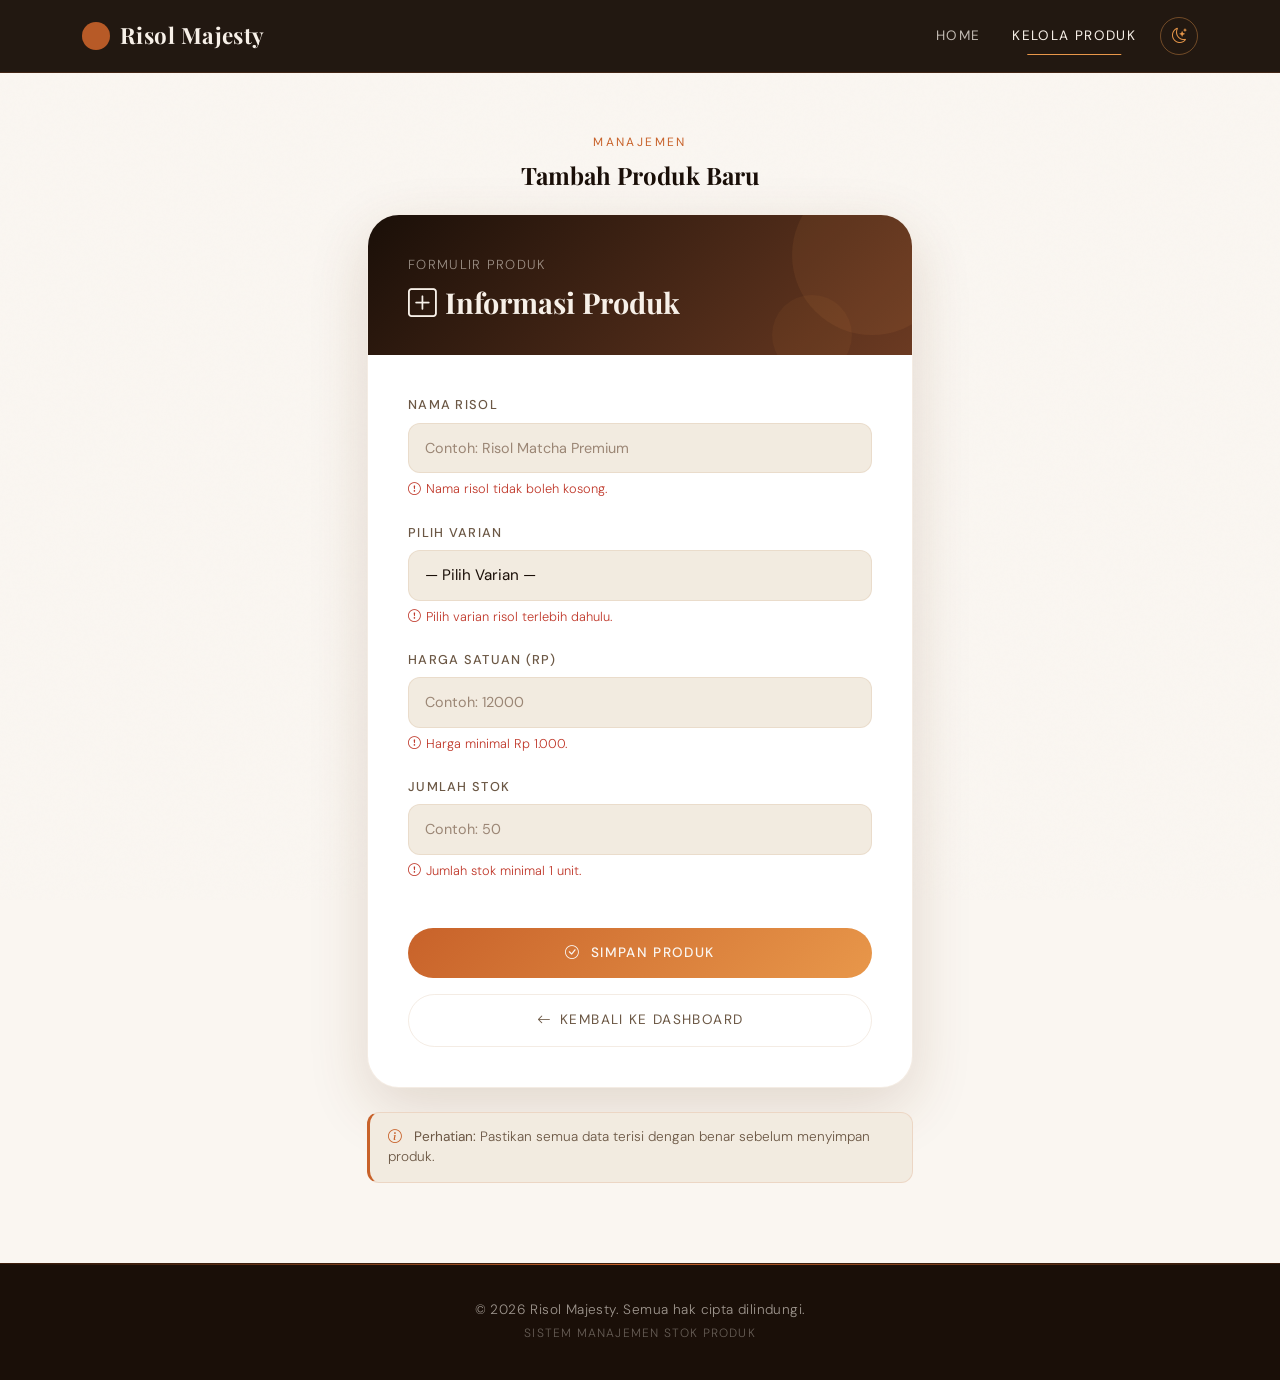
<file: Week 2/TA_week2/manage.html>
<!DOCTYPE html>
<html lang="id">
<head>
<meta charset="UTF-8">
<meta name="viewport" content="width=device-width, initial-scale=1.0">
<title>Kelola Produk — Risol Majesty</title>
<link href="https://cdn.jsdelivr.net/npm/bootstrap@5.3.0/dist/css/bootstrap.min.css" rel="stylesheet">
<link rel="stylesheet" href="https://cdn.jsdelivr.net/npm/bootstrap-icons@1.11.0/font/bootstrap-icons.css">
<link rel="stylesheet" href="css/style.css">
</head>

<body>

<!-- ===== NAVBAR ===== -->
<nav class="navbar navbar-expand-lg sticky-top">
  <div class="container">
    <a class="navbar-brand fw-bold" href="index.html">Risol Majesty</a>

    <button class="navbar-toggler border-0" type="button" data-bs-toggle="collapse" data-bs-target="#navbarNav" style="color: rgba(247,240,232,0.8);">
      <span class="navbar-toggler-icon"></span>
    </button>

    <div class="collapse navbar-collapse" id="navbarNav">
      <ul class="navbar-nav ms-auto align-items-center">
        <li class="nav-item">
          <a class="nav-link" href="index.html">Home</a>
        </li>
        <li class="nav-item">
          <a class="nav-link active" href="manage.html">Kelola Produk</a>
        </li>
        <li class="nav-item ms-2">
          <button class="btn-theme-toggle" id="themeToggle" title="Toggle Dark Mode">
            <i class="bi bi-moon-stars"></i>
          </button>
        </li>
      </ul>
    </div>
  </div>
</nav>

<!-- ===== MANAGE SECTION ===== -->
<section class="manage-section">
  <div class="container">
    <div class="row justify-content-center">
      <div class="col-lg-6 col-md-8">

        <!-- Page heading above card -->
        <div class="text-center mb-4" style="animation: fadeUp 0.5s ease both;">
          <span class="section-label">Manajemen</span>
          <h2 class="section-title" style="font-size: 1.5rem;">Tambah Produk Baru</h2>
        </div>

        <div class="manage-card" style="animation: fadeUp 0.5s ease 0.1s both;">
          <div class="card-header-manage">
            <span class="header-sub">Formulir Produk</span>
            <h2 class="fw-bold">
              <i class="bi bi-plus-square me-2"></i>Informasi Produk
            </h2>
          </div>

          <div class="card-body">
            <form id="formProduk" novalidate>

              <div class="mb-4">
                <label for="namaRisol" class="form-label">Nama Risol</label>
                <input type="text" class="form-control" id="namaRisol"
                  placeholder="Contoh: Risol Matcha Premium" required>
                <div class="invalid-feedback">
                  <i class="bi bi-exclamation-circle"></i> Nama risol tidak boleh kosong.
                </div>
              </div>

              <div class="mb-4">
                <label for="varianRisol" class="form-label">Pilih Varian</label>
                <select class="form-select" id="varianRisol" required>
                  <option value="">— Pilih Varian —</option>
                  <option value="Matcha">Matcha</option>
                  <option value="Coklat">Coklat</option>
                  <option value="Bolognese">Bolognese</option>
                  <option value="Mozzarella">Mozzarella</option>
                  <option value="Beef">Beef</option>
                  <option value="Tiramisu">Tiramisu</option>
                </select>
                <div class="invalid-feedback">
                  <i class="bi bi-exclamation-circle"></i> Pilih varian risol terlebih dahulu.
                </div>
              </div>

              <div class="mb-4">
                <label for="hargaSatuan" class="form-label">Harga Satuan (Rp)</label>
                <input type="number" class="form-control" id="hargaSatuan"
                  placeholder="Contoh: 12000" min="1000" step="500" required>
                <div class="invalid-feedback">
                  <i class="bi bi-exclamation-circle"></i> Harga minimal Rp 1.000.
                </div>
              </div>

              <div class="mb-5">
                <label for="jumlahStok" class="form-label">Jumlah Stok</label>
                <input type="number" class="form-control" id="jumlahStok"
                  placeholder="Contoh: 50" min="1" required>
                <div class="invalid-feedback">
                  <i class="bi bi-exclamation-circle"></i> Jumlah stok minimal 1 unit.
                </div>
              </div>

              <div class="d-grid gap-3">
                <button type="submit" class="btn-submit-main">
                  <i class="bi bi-check-circle"></i> Simpan Produk
                </button>
                <a href="index.html" class="btn-back-main">
                  <i class="bi bi-arrow-left"></i> Kembali ke Dashboard
                </a>
              </div>

            </form>
          </div>
        </div>

        <div class="alert-manage mt-4" style="animation: fadeUp 0.5s ease 0.2s both;">
          <i class="bi bi-info-circle me-2"></i>
          <strong>Perhatian:</strong> Pastikan semua data terisi dengan benar sebelum menyimpan produk.
        </div>

      </div>
    </div>
  </div>
</section>

<!-- ===== FOOTER ===== -->
<footer class="text-center">
  <div class="container">
    <p class="mb-0">&copy; 2026 Risol Majesty. Semua hak cipta dilindungi.</p>
    <small>Sistem Manajemen Stok Produk</small>
  </div>
</footer>

<script src="https://cdn.jsdelivr.net/npm/bootstrap@5.3.0/dist/js/bootstrap.bundle.min.js"></script>
<script>
  // Dark Mode
  const btnTheme = document.getElementById('themeToggle');
  const body = document.body;
  if (localStorage.getItem('theme') === 'dark') {
    body.classList.add('dark-mode');
    btnTheme.innerHTML = '<i class="bi bi-sun-fill"></i>';
  }
  btnTheme.addEventListener('click', function() {
    body.classList.toggle('dark-mode');
    if (body.classList.contains('dark-mode')) {
      localStorage.setItem('theme', 'dark');
      btnTheme.innerHTML = '<i class="bi bi-sun-fill"></i>';
    } else {
      localStorage.removeItem('theme');
      btnTheme.innerHTML = '<i class="bi bi-moon-stars"></i>';
    }
  });

  // Form Validation
  const form = document.getElementById('formProduk');
  form.addEventListener('submit', function(event) {
    event.preventDefault();
    if (!form.checkValidity()) {
      event.stopPropagation();
      form.classList.add('was-validated');
      return;
    }
    const namaRisol = document.getElementById('namaRisol').value;
    alert('Produk "' + namaRisol + '" berhasil disimpan!');
    form.reset();
    form.classList.remove('was-validated');
  });
</script>
</body>
</html>
</file>
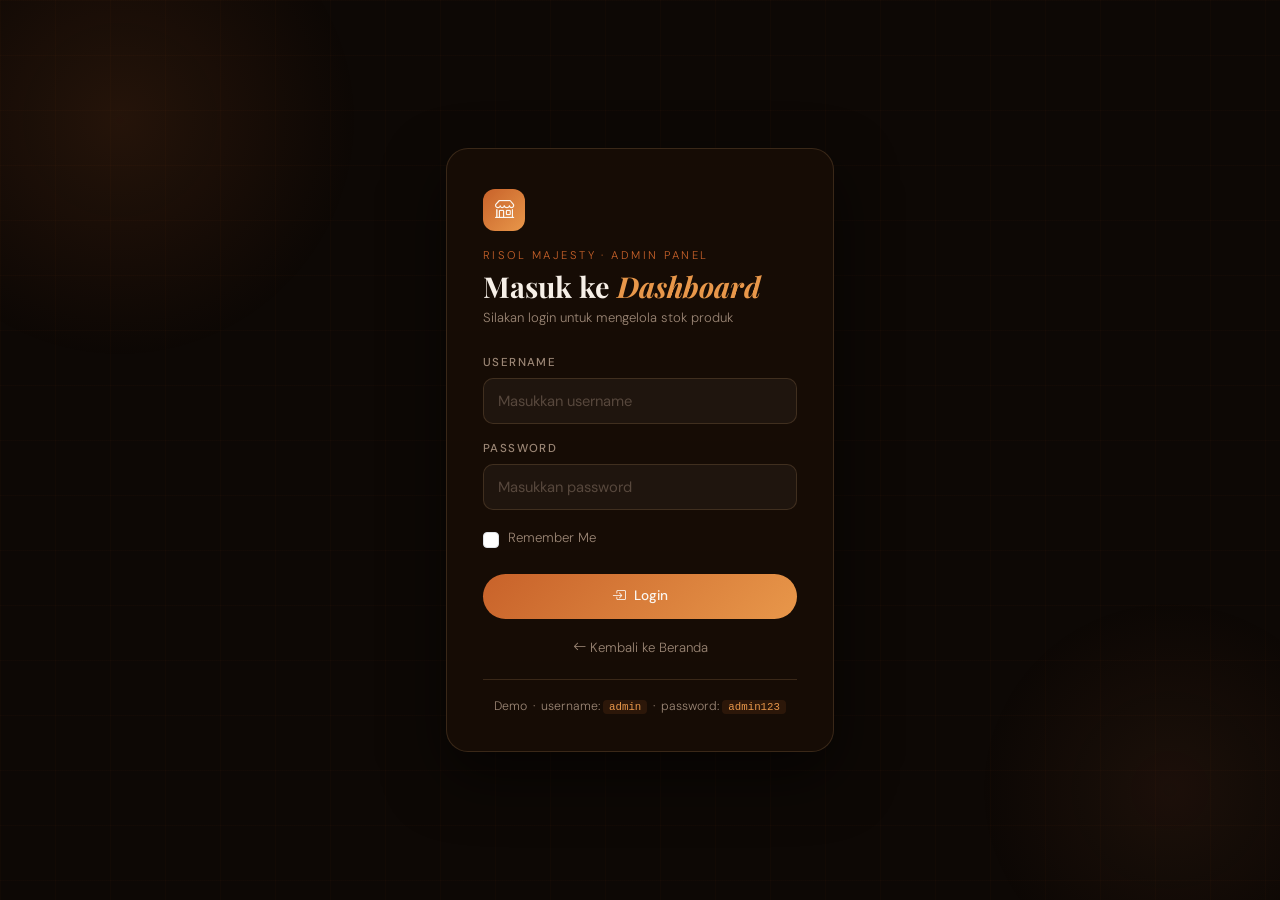
<file: Week 3/TA_week2/login.html>
<!DOCTYPE html>
<html lang="id">
<head>
  <meta charset="UTF-8">
  <meta name="viewport" content="width=device-width, initial-scale=1.0">
  <title>Login — Risol Majesty</title>
  <link href="https://cdn.jsdelivr.net/npm/bootstrap@5.3.0/dist/css/bootstrap.min.css" rel="stylesheet">
  <link rel="stylesheet" href="https://cdn.jsdelivr.net/npm/bootstrap-icons@1.11.0/font/bootstrap-icons.css">
  <link href="https://fonts.googleapis.com/css2?family=Playfair+Display:ital,wght@0,600;0,700;1,400&family=DM+Sans:opsz,wght@9..40,300;9..40,400;9..40,500&display=swap" rel="stylesheet">
  <style>
    :root{--amber:#C8622A;--gold:#E8974A;--cream:#F7F0E8;--brown:#6B3A22;--muted:#9B8675;--border:rgba(200,150,100,0.2)}
    *,*::before,*::after{margin:0;padding:0;box-sizing:border-box}
    body{font-family:'DM Sans',sans-serif;font-weight:300;min-height:100vh;display:flex;align-items:center;justify-content:center;background-color:#0D0805}
    .bg-glow-1{position:fixed;top:-120px;left:-120px;width:480px;height:480px;background:radial-gradient(circle,rgba(200,98,42,0.13) 0%,transparent 70%);pointer-events:none}
    .bg-glow-2{position:fixed;bottom:-80px;right:-80px;width:380px;height:380px;background:radial-gradient(circle,rgba(107,58,34,0.16) 0%,transparent 70%);pointer-events:none}
    .bg-grid{position:fixed;inset:0;background-image:linear-gradient(rgba(200,98,42,0.03) 1px,transparent 1px),linear-gradient(90deg,rgba(200,98,42,0.03) 1px,transparent 1px);background-size:55px 55px;pointer-events:none}
    .login-wrap{position:relative;z-index:1;width:100%;max-width:420px;padding:16px;animation:muncul 0.5s ease both}
    @keyframes muncul{from{opacity:0;transform:translateY(28px)}to{opacity:1;transform:translateY(0)}}
    .login-card{background:rgba(24,13,6,0.95);border:1px solid var(--border);border-radius:22px;padding:40px 36px 34px;box-shadow:0 24px 60px rgba(0,0,0,0.55)}
    .brand-dot{width:42px;height:42px;background:linear-gradient(135deg,var(--amber),var(--gold));border-radius:12px;display:flex;align-items:center;justify-content:center;font-size:1.2rem;color:#FAF6F1;margin-bottom:16px}
    .eyebrow{font-size:0.7rem;letter-spacing:0.22em;text-transform:uppercase;color:var(--amber);display:block;margin-bottom:5px}
    .login-judul{font-family:'Playfair Display',serif;font-size:1.8rem;font-weight:700;color:var(--cream);line-height:1.2;margin-bottom:4px}
    .login-judul em{font-style:italic;color:var(--gold)}
    .login-sub{font-size:0.82rem;color:var(--muted);margin-bottom:26px}
    .alert-gagal{background:rgba(180,45,40,0.12);border:1px solid rgba(180,45,40,0.3);border-radius:10px;color:#ECA090;font-size:0.83rem;padding:10px 14px;margin-bottom:18px;display:none;align-items:center;gap:8px}
    .form-label{font-size:0.72rem;font-weight:500;letter-spacing:0.12em;text-transform:uppercase;color:var(--muted);display:block;margin-bottom:7px}
    .form-control{width:100%;background:rgba(255,255,255,0.04);border:1px solid var(--border);border-radius:10px;padding:11px 14px;font-family:'DM Sans',sans-serif;font-size:0.92rem;color:var(--cream);outline:none;transition:border-color 0.25s}
    .form-control::placeholder{color:rgba(155,134,117,0.45)}
    .form-control:focus{background:rgba(255,255,255,0.07);border-color:var(--amber);box-shadow:0 0 0 3px rgba(200,98,42,0.13)}
    .form-check{display:flex;align-items:center;gap:9px}
    .form-check-input{width:16px;height:16px;accent-color:var(--amber);cursor:pointer}
    .form-check-label{font-size:0.83rem;color:var(--muted);cursor:pointer;margin:0}
    .btn-login{width:100%;background:linear-gradient(135deg,var(--amber),var(--gold));border:none;color:#FAF6F1;font-family:'DM Sans',sans-serif;font-size:0.85rem;font-weight:500;padding:12px 20px;border-radius:99px;cursor:pointer;transition:all 0.25s;margin-top:8px}
    .btn-login:hover{background:linear-gradient(135deg,var(--brown),var(--amber));transform:translateY(-2px)}
    .link-kembali{color:var(--muted);font-size:0.83rem;text-decoration:none}
    .link-kembali:hover{color:var(--cream)}
    .login-hint{margin-top:20px;padding-top:16px;border-top:1px solid var(--border);font-size:0.77rem;color:var(--muted);text-align:center;line-height:1.7}
    .login-hint code{background:rgba(200,98,42,0.12);color:var(--gold);padding:1px 6px;border-radius:4px}
  </style>
</head>
<body>
  <div class="bg-glow-1"></div>
  <div class="bg-glow-2"></div>
  <div class="bg-grid"></div>
  <div class="login-wrap">
    <div class="login-card">
      <div class="brand-dot"><i class="bi bi-shop"></i></div>
      <span class="eyebrow">Risol Majesty · Admin Panel</span>
      <h1 class="login-judul">Masuk ke <em>Dashboard</em></h1>
      <p class="login-sub">Silakan login untuk mengelola stok produk</p>
      <div class="alert-gagal" id="alertGagal">
        <i class="bi bi-exclamation-circle-fill"></i>
        <span>Username atau password salah!</span>
      </div>
      <div class="mb-3">
        <label class="form-label">Username</label>
        <input type="text" id="inputUsername" class="form-control" placeholder="Masukkan username">
      </div>
      <div class="mb-3">
        <label class="form-label">Password</label>
        <input type="password" id="inputPassword" class="form-control" placeholder="Masukkan password">
      </div>
      <div class="form-check mb-3">
        <input type="checkbox" id="checkRemember" class="form-check-input">
        <label class="form-check-label" for="checkRemember">Remember Me</label>
      </div>
      <button class="btn-login" id="btnLogin">
        <i class="bi bi-box-arrow-in-right me-2"></i>Login
      </button>
      <div class="text-center mt-3">
        <a href="index.html" class="link-kembali"><i class="bi bi-arrow-left me-1"></i>Kembali ke Beranda</a>
      </div>
      <div class="login-hint">
        Demo &nbsp;·&nbsp; username: <code>admin</code> &nbsp;·&nbsp; password: <code>admin123</code>
      </div>
    </div>
  </div>
  <script>
    const inputUsername = document.getElementById('inputUsername');
    const inputPassword = document.getElementById('inputPassword');
    const alertGagal = document.getElementById('alertGagal');
    const checkRemember = document.getElementById('checkRemember');

    const ingat = localStorage.getItem('rememberedUser');
    if (ingat) { inputUsername.value = ingat; checkRemember.checked = true; }
    if (sessionStorage.getItem('loginStatus') === 'true') window.location.href = 'index.html';

    document.getElementById('btnLogin').addEventListener('click', () => {
      const u = inputUsername.value.trim();
      const p = inputPassword.value.trim();
      if (u === 'admin' && p === 'admin123') {
        sessionStorage.setItem('loginStatus', 'true');
        sessionStorage.setItem('loginUser', u);
        checkRemember.checked ? localStorage.setItem('rememberedUser', u) : localStorage.removeItem('rememberedUser');
        window.location.href = 'index.html';
      } else {
        alertGagal.style.display = 'flex';
        inputPassword.value = '';
        inputPassword.focus();
      }
    });

    inputPassword.addEventListener('keydown', e => { if (e.key === 'Enter') document.getElementById('btnLogin').click(); });
    inputUsername.addEventListener('keydown', e => { if (e.key === 'Enter') inputPassword.focus(); });
    inputUsername.addEventListener('input', () => alertGagal.style.display = 'none');
    inputPassword.addEventListener('input', () => alertGagal.style.display = 'none');
  </script>
</body>
</html>
</file>
<file: Week 2/TA_week2/css/style.css>
/* ===== IMPORTS ===== */
@import url('https://fonts.googleapis.com/css2?family=Playfair+Display:ital,wght@0,400;0,600;0,700;0,900;1,400;1,700&family=DM+Sans:ital,opsz,wght@0,9..40,300;0,9..40,400;0,9..40,500;1,9..40,300&family=Cormorant+Garamond:ital,wght@0,300;0,400;1,300;1,400&display=swap');

/* ===== ROOT & DESIGN TOKENS ===== */
:root {
    --risol-amber: #C8622A;
    --risol-gold: #E8974A;
    --risol-cream: #F7F0E8;
    --risol-dark: #1A0F08;
    --risol-brown: #6B3A22;
    --risol-muted: #8B7355;
    --risol-highlight: #FF8C42;
    
    --bg-body: #FAF6F1;
    --bg-card: #FFFFFF;
    --bg-warm: #F2EBE0;
    --text-primary: #1A0F08;
    --text-secondary: #6B5744;
    --text-muted: #9B8675;
    --border-soft: rgba(200, 160, 120, 0.2);
    
    --shadow-sm: 0 2px 12px rgba(101, 55, 20, 0.08);
    --shadow-md: 0 8px 32px rgba(101, 55, 20, 0.12);
    --shadow-lg: 0 20px 60px rgba(101, 55, 20, 0.16);
    --shadow-card: 0 4px 24px rgba(101, 55, 20, 0.10);
    
    --radius-sm: 6px;
    --radius-md: 12px;
    --radius-lg: 20px;
    --radius-xl: 32px;
    
    --transition: 0.35s cubic-bezier(0.4, 0, 0.2, 1);
}

/* Dark Mode Tokens */
body.dark-mode {
    --bg-body: #0F0A06;
    --bg-card: #1C1410;
    --bg-warm: #221810;
    --text-primary: #F5ECD8;
    --text-secondary: #C4A882;
    --text-muted: #8A7060;
    --border-soft: rgba(200, 160, 120, 0.12);
    --shadow-sm: 0 2px 12px rgba(0, 0, 0, 0.3);
    --shadow-md: 0 8px 32px rgba(0, 0, 0, 0.4);
    --shadow-lg: 0 20px 60px rgba(0, 0, 0, 0.5);
}

/* ===== RESET & BASE ===== */
*, *::before, *::after {
    margin: 0;
    padding: 0;
    box-sizing: border-box;
}

html {
    scroll-behavior: smooth;
}

body {
    font-family: 'DM Sans', sans-serif;
    font-weight: 300;
    color: var(--text-primary);
    background-color: var(--bg-body);
    transition: background-color 0.4s ease, color 0.4s ease;
    overflow-x: hidden;
    -webkit-font-smoothing: antialiased;
}

/* ===== CUSTOM SCROLLBAR ===== */
::-webkit-scrollbar {
    width: 6px;
}
::-webkit-scrollbar-track {
    background: var(--bg-warm);
}
::-webkit-scrollbar-thumb {
    background: var(--risol-amber);
    border-radius: 99px;
}

/* ===== TEXTURE OVERLAY ===== */
body::before {
    content: '';
    position: fixed;
    inset: 0;
    background-image: url("data:image/svg+xml,%3Csvg viewBox='0 0 256 256' xmlns='http://www.w3.org/2000/svg'%3E%3Cfilter id='noise'%3E%3CfeTurbulence type='fractalNoise' baseFrequency='0.9' numOctaves='4' stitchTiles='stitch'/%3E%3C/filter%3E%3Crect width='100%25' height='100%25' filter='url(%23noise)' opacity='0.03'/%3E%3C/svg%3E");
    pointer-events: none;
    z-index: 0;
    opacity: 0.4;
}

/* ===== NAVBAR ===== */
.navbar {
    background: rgba(26, 15, 8, 0.96) !important;
    backdrop-filter: blur(20px);
    -webkit-backdrop-filter: blur(20px);
    border-bottom: 1px solid rgba(200, 98, 42, 0.2);
    padding: 0.9rem 0;
    transition: var(--transition);
    position: sticky;
    top: 0;
    z-index: 1000;
}

body.dark-mode .navbar {
    background: rgba(10, 6, 3, 0.97) !important;
}

.bg-risol {
    background: rgba(26, 15, 8, 0.96) !important;
}

.navbar-brand {
    font-family: 'Playfair Display', serif;
    font-size: 1.4rem;
    font-weight: 700;
    color: var(--risol-cream) !important;
    letter-spacing: 0.02em;
    display: flex;
    align-items: center;
    gap: 10px;
}

.navbar-brand::before {
    content: '';
    display: inline-block;
    width: 28px;
    height: 28px;
    background: var(--risol-amber);
    border-radius: 50%;
    opacity: 0.9;
}

.nav-link {
    font-family: 'DM Sans', sans-serif;
    font-size: 0.85rem;
    font-weight: 400;
    letter-spacing: 0.1em;
    text-transform: uppercase;
    color: rgba(247, 240, 232, 0.75) !important;
    padding: 0.4rem 1rem !important;
    transition: color var(--transition);
    position: relative;
}

.nav-link::after {
    content: '';
    position: absolute;
    bottom: -2px;
    left: 50%;
    transform: translateX(-50%);
    width: 0;
    height: 1px;
    background: var(--risol-gold);
    transition: width var(--transition);
}

.nav-link:hover,
.nav-link.active {
    color: var(--risol-cream) !important;
}

.nav-link:hover::after,
.nav-link.active::after {
    width: 60%;
}

/* Dark Mode Toggle */
.btn-theme-toggle {
    background: transparent;
    border: 1px solid rgba(232, 151, 74, 0.4);
    color: var(--risol-gold);
    width: 38px;
    height: 38px;
    border-radius: 50%;
    cursor: pointer;
    transition: var(--transition);
    display: flex;
    align-items: center;
    justify-content: center;
    font-size: 0.95rem;
}

.btn-theme-toggle:hover {
    background: rgba(232, 151, 74, 0.1);
    border-color: var(--risol-gold);
    transform: rotate(20deg);
}

.btn-outline-light {
    font-size: 0.8rem;
    font-weight: 400;
    letter-spacing: 0.05em;
    border-color: rgba(247, 240, 232, 0.3) !important;
    color: rgba(247, 240, 232, 0.8) !important;
    transition: var(--transition);
    border-radius: 99px !important;
    padding: 0.35rem 1rem !important;
}

.btn-outline-light:hover {
    background: rgba(247, 240, 232, 0.1) !important;
    border-color: var(--risol-cream) !important;
    color: var(--risol-cream) !important;
}

/* ===== HERO SECTION ===== */
.hero-banner {
    position: relative;
    width: 100%;
    height: 520px;
    overflow: hidden;
}

.hero-banner::before {
    content: '';
    position: absolute;
    inset: 0;
    background: linear-gradient(
        to bottom,
        rgba(26, 15, 8, 0.2) 0%,
        rgba(26, 15, 8, 0.1) 40%,
        rgba(26, 15, 8, 0.65) 100%
    );
    z-index: 1;
}

.hero-banner .hero-banner-wrapper {
    width: 100%;
    height: 100%;
}

.hero-banner img {
    width: 100%;
    height: 100%;
    object-fit: cover;
    transform: scale(1.05);
    animation: heroZoom 12s ease-in-out infinite alternate;
}

@keyframes heroZoom {
    from { transform: scale(1.05); }
    to { transform: scale(1.12); }
}

.hero-text-overlay {
    position: absolute;
    bottom: 60px;
    left: 0;
    right: 0;
    z-index: 2;
    text-align: center;
    padding: 0 20px;
    animation: fadeUp 1s ease 0.3s both;
}

.hero-eyebrow {
    font-family: 'DM Sans', sans-serif;
    font-size: 0.78rem;
    font-weight: 400;
    letter-spacing: 0.25em;
    text-transform: uppercase;
    color: var(--risol-gold);
    margin-bottom: 12px;
    display: block;
}

.hero-title {
    font-family: 'Playfair Display', serif;
    font-size: clamp(2.5rem, 5vw, 4rem);
    font-weight: 700;
    color: #FAF6F1;
    line-height: 1.15;
    margin-bottom: 20px;
}

.hero-title em {
    font-style: italic;
    color: var(--risol-gold);
}

.hero-btn {
    display: inline-flex;
    align-items: center;
    gap: 10px;
    background: var(--risol-amber);
    color: #FAF6F1;
    padding: 13px 32px;
    border-radius: 99px;
    font-size: 0.85rem;
    font-weight: 500;
    letter-spacing: 0.08em;
    text-transform: uppercase;
    text-decoration: none;
    transition: var(--transition);
    border: 1px solid transparent;
}

.hero-btn:hover {
    background: transparent;
    border-color: var(--risol-gold);
    color: var(--risol-gold);
    transform: translateY(-3px);
}

/* ===== SECTION SHARED ===== */
.section-label {
    font-family: 'DM Sans', sans-serif;
    font-size: 0.75rem;
    font-weight: 400;
    letter-spacing: 0.2em;
    text-transform: uppercase;
    color: var(--risol-amber);
    display: block;
    margin-bottom: 10px;
}

.section-title {
    font-family: 'Playfair Display', serif;
    font-size: clamp(1.8rem, 3vw, 2.6rem);
    font-weight: 700;
    color: var(--text-primary);
    line-height: 1.2;
}

.section-divider {
    display: flex;
    align-items: center;
    gap: 12px;
    margin: 16px auto 48px;
    justify-content: center;
}

.section-divider::before,
.section-divider::after {
    content: '';
    height: 1px;
    width: 60px;
    background: linear-gradient(to right, transparent, var(--risol-amber));
}

.section-divider::after {
    background: linear-gradient(to left, transparent, var(--risol-amber));
}

.section-divider-dot {
    width: 6px;
    height: 6px;
    background: var(--risol-amber);
    border-radius: 50%;
}

/* ===== STATISTICS SECTION ===== */
.statistics-section {
    padding: 90px 0;
    background-color: var(--bg-warm);
    position: relative;
    transition: background-color 0.4s ease;
}

.statistics-section::before {
    content: '';
    position: absolute;
    top: 0;
    left: 0;
    right: 0;
    height: 1px;
    background: linear-gradient(to right, transparent, var(--risol-amber), transparent);
}

body.dark-mode .statistics-section {
    background-color: var(--bg-warm);
}

.stat-card {
    background: var(--bg-card);
    border: 1px solid var(--border-soft);
    border-radius: var(--radius-lg);
    padding: 44px 28px;
    text-align: center;
    box-shadow: var(--shadow-card);
    transition: var(--transition);
    position: relative;
    overflow: hidden;
}

.stat-card::before {
    content: '';
    position: absolute;
    top: 0;
    left: 0;
    right: 0;
    height: 3px;
    background: linear-gradient(90deg, var(--risol-amber), var(--risol-gold));
    transform: scaleX(0);
    transform-origin: left;
    transition: transform var(--transition);
}

.stat-card:hover {
    transform: translateY(-8px);
    box-shadow: var(--shadow-lg);
    border-color: rgba(200, 98, 42, 0.25);
}

.stat-card:hover::before {
    transform: scaleX(1);
}

.stat-icon {
    width: 64px;
    height: 64px;
    background: linear-gradient(135deg, rgba(200, 98, 42, 0.12), rgba(232, 151, 74, 0.08));
    border-radius: 16px;
    display: flex;
    align-items: center;
    justify-content: center;
    margin: 0 auto 20px;
    font-size: 1.6rem;
    color: var(--risol-amber);
    border: 1px solid rgba(200, 98, 42, 0.15);
}

.stat-number {
    font-family: 'Playfair Display', serif;
    font-size: 3rem;
    font-weight: 700;
    color: var(--risol-amber);
    line-height: 1;
    margin-bottom: 8px;
    display: block;
}

.stat-label {
    font-size: 0.85rem;
    font-weight: 400;
    letter-spacing: 0.08em;
    text-transform: uppercase;
    color: var(--text-muted);
}

/* ===== PRODUCT SECTION ===== */
.product-section {
    padding: 90px 0;
    background: var(--bg-body);
    transition: background-color 0.4s ease;
}

body.dark-mode .product-section {
    background-color: var(--bg-body);
}

.product-card {
    background: var(--bg-card);
    border: 1px solid var(--border-soft);
    border-radius: var(--radius-lg);
    overflow: hidden;
    box-shadow: var(--shadow-sm);
    transition: var(--transition);
    height: 100%;
    display: flex;
    flex-direction: column;
}

.product-card:hover {
    transform: translateY(-10px);
    box-shadow: var(--shadow-lg);
    border-color: rgba(200, 98, 42, 0.2);
}

.product-image-wrapper {
    position: relative;
    overflow: hidden;
    height: 220px;
    background: var(--bg-warm);
    flex-shrink: 0;
}

.product-image-wrapper img,
.product-image-wrapper .card-img-top {
    width: 100%;
    height: 100%;
    object-fit: cover;
    transition: transform 0.6s cubic-bezier(0.4, 0, 0.2, 1);
}

.product-card:hover .product-image-wrapper img,
.product-card:hover .product-image-wrapper .card-img-top {
    transform: scale(1.08);
}

.badge-rasa {
    position: absolute;
    top: 14px;
    left: 14px;
    background: rgba(26, 15, 8, 0.85);
    color: var(--risol-gold);
    padding: 5px 14px;
    border-radius: 99px;
    font-size: 0.72rem;
    font-weight: 500;
    letter-spacing: 0.1em;
    text-transform: uppercase;
    backdrop-filter: blur(8px);
    border: 1px solid rgba(232, 151, 74, 0.3);
}

.product-body {
    padding: 22px 24px 24px;
    display: flex;
    flex-direction: column;
    flex: 1;
}

.product-title {
    font-family: 'Playfair Display', serif;
    font-size: 1.1rem;
    font-weight: 600;
    color: var(--text-primary);
    margin-bottom: 8px;
    line-height: 1.3;
}

body.dark-mode .product-title {
    color: var(--text-primary);
}

.product-desc {
    font-size: 0.875rem;
    color: var(--text-muted);
    line-height: 1.6;
    margin-bottom: 16px;
    display: -webkit-box;
    -webkit-line-clamp: 2;
    -webkit-box-orient: vertical;
    overflow: hidden;
    flex: 1;
}

.product-details {
    border-top: 1px solid var(--border-soft);
    padding-top: 14px;
    margin-bottom: 16px;
    display: flex;
    justify-content: space-between;
    align-items: center;
}

.product-price {
    font-family: 'Playfair Display', serif;
    font-size: 1.25rem;
    font-weight: 700;
    color: var(--risol-amber);
    margin: 0;
}

.product-stock {
    font-size: 0.8rem;
    color: var(--text-muted);
    margin: 0;
}

.stock-number {
    font-weight: 600;
    color: var(--text-secondary);
}

.btn-risol {
    background: linear-gradient(135deg, var(--risol-amber), var(--risol-gold));
    color: #FAF6F1;
    font-size: 0.8rem;
    font-weight: 500;
    letter-spacing: 0.06em;
    padding: 10px 18px;
    border: none;
    border-radius: 99px;
    transition: var(--transition);
    display: flex;
    align-items: center;
    justify-content: center;
    gap: 7px;
    width: 100%;
    cursor: pointer;
}

.btn-beli {
    background: transparent;
    color: var(--risol-amber);
    font-size: 0.8rem;
    font-weight: 500;
    letter-spacing: 0.06em;
    padding: 10px 16px;
    border: 1.5px solid var(--risol-amber);
    border-radius: 99px;
    transition: var(--transition);
    display: flex;
    align-items: center;
    justify-content: center;
    gap: 6px;
    white-space: nowrap;
    cursor: pointer;
    flex-shrink: 0;
}

.btn-beli:hover:not(:disabled) {
    background: var(--risol-amber);
    color: #FAF6F1;
    transform: translateY(-2px);
    box-shadow: 0 4px 14px rgba(200, 98, 42, 0.3);
}

.btn-beli:disabled {
    opacity: 0.5;
    cursor: not-allowed;
    border-color: #999;
    color: #999;
}

.btn-risol:hover {
    background: linear-gradient(135deg, var(--risol-brown), var(--risol-amber));
    color: #FAF6F1;
    transform: translateY(-2px);
    box-shadow: 0 6px 20px rgba(200, 98, 42, 0.3);
}

/* ===== MANAGE SECTION ===== */
.manage-section {
    min-height: calc(100vh - 220px);
    padding: 60px 0 80px;
    background: var(--bg-body);
    transition: background-color 0.4s ease;
}

body.dark-mode .manage-section {
    background-color: var(--bg-body);
}

.manage-card {
    background: var(--bg-card);
    border-radius: var(--radius-xl);
    box-shadow: var(--shadow-lg);
    overflow: hidden;
    border: 1px solid var(--border-soft);
}

.card-header-manage {
    background: linear-gradient(135deg, var(--risol-dark) 0%, var(--risol-brown) 100%);
    color: white;
    padding: 40px 40px 36px;
    position: relative;
    overflow: hidden;
}

.card-header-manage::before {
    content: '';
    position: absolute;
    top: -40px;
    right: -40px;
    width: 160px;
    height: 160px;
    background: rgba(232, 151, 74, 0.08);
    border-radius: 50%;
}

.card-header-manage::after {
    content: '';
    position: absolute;
    bottom: -20px;
    right: 60px;
    width: 80px;
    height: 80px;
    background: rgba(232, 151, 74, 0.06);
    border-radius: 50%;
}

.card-header-manage h2 {
    font-family: 'Playfair Display', serif;
    font-size: 1.8rem;
    color: var(--risol-cream);
    position: relative;
    z-index: 1;
    margin: 0;
}

.card-header-manage .header-sub {
    font-size: 0.82rem;
    color: rgba(247, 240, 232, 0.55);
    letter-spacing: 0.1em;
    text-transform: uppercase;
    margin-bottom: 10px;
    display: block;
    position: relative;
    z-index: 1;
}

.card-body {
    padding: 40px !important;
}

.form-label {
    font-size: 0.8rem;
    font-weight: 500;
    letter-spacing: 0.1em;
    text-transform: uppercase;
    color: var(--text-secondary);
    margin-bottom: 8px;
    display: block;
}

body.dark-mode .form-label {
    color: var(--text-secondary);
}

.form-control,
.form-select {
    background: var(--bg-warm);
    border: 1px solid var(--border-soft);
    border-radius: var(--radius-md);
    padding: 13px 16px;
    font-size: 0.95rem;
    font-family: 'DM Sans', sans-serif;
    color: var(--text-primary);
    transition: var(--transition);
    appearance: none;
}

.form-control:focus,
.form-select:focus {
    background: var(--bg-card);
    border-color: var(--risol-amber);
    box-shadow: 0 0 0 3px rgba(200, 98, 42, 0.1);
    color: var(--text-primary);
    outline: none;
}

body.dark-mode .form-control,
body.dark-mode .form-select {
    background: var(--bg-warm);
    color: var(--text-primary);
    border-color: var(--border-soft);
}

body.dark-mode .form-control:focus,
body.dark-mode .form-select:focus {
    background: var(--bg-card);
    border-color: var(--risol-amber);
}

.form-control::placeholder {
    color: var(--text-muted);
    font-size: 0.9rem;
}

.invalid-feedback {
    font-size: 0.8rem;
    color: #C0392B;
    margin-top: 6px;
    display: flex;
    align-items: center;
    gap: 5px;
}

/* Submit Button */
.btn-submit-main {
    background: linear-gradient(135deg, var(--risol-amber), var(--risol-gold));
    color: #FAF6F1;
    font-family: 'DM Sans', sans-serif;
    font-size: 0.85rem;
    font-weight: 500;
    letter-spacing: 0.1em;
    text-transform: uppercase;
    padding: 15px 30px;
    border: none;
    border-radius: 99px;
    transition: var(--transition);
    cursor: pointer;
    width: 100%;
    display: flex;
    align-items: center;
    justify-content: center;
    gap: 10px;
}

.btn-submit-main:hover {
    background: linear-gradient(135deg, var(--risol-brown), var(--risol-amber));
    color: #FAF6F1;
    transform: translateY(-3px);
    box-shadow: 0 10px 30px rgba(200, 98, 42, 0.35);
}

.btn-back-main {
    background: transparent;
    color: var(--text-secondary);
    font-family: 'DM Sans', sans-serif;
    font-size: 0.85rem;
    font-weight: 400;
    letter-spacing: 0.1em;
    text-transform: uppercase;
    padding: 15px 30px;
    border: 1px solid var(--border-soft);
    border-radius: 99px;
    transition: var(--transition);
    text-decoration: none;
    display: flex;
    align-items: center;
    justify-content: center;
    gap: 8px;
    width: 100%;
}

.btn-back-main:hover {
    border-color: var(--text-muted);
    color: var(--text-primary);
    background: var(--bg-warm);
}

.alert-manage {
    background: var(--bg-warm);
    border: 1px solid rgba(200, 98, 42, 0.15);
    border-left: 3px solid var(--risol-amber);
    border-radius: var(--radius-md);
    padding: 14px 18px;
    font-size: 0.85rem;
    color: var(--text-secondary);
}

.alert-manage i {
    color: var(--risol-amber);
}

/* Btn warning override */
.btn-warning {
    background: var(--risol-amber);
    border: none;
    color: #FAF6F1;
    font-size: 0.85rem;
    font-weight: 500;
    letter-spacing: 0.05em;
    padding: 11px 24px;
    border-radius: 99px;
    transition: var(--transition);
}

.btn-warning:hover {
    background: var(--risol-brown);
    color: #FAF6F1;
    transform: translateY(-2px);
}

/* ===== MODAL ===== */
.modal-content {
    border: 1px solid var(--border-soft);
    border-radius: var(--radius-lg) !important;
    overflow: hidden;
    box-shadow: var(--shadow-lg);
    background: var(--bg-card);
}

.modal-header.bg-risol {
    background: linear-gradient(135deg, var(--risol-dark), var(--risol-brown)) !important;
    border-bottom: none;
    padding: 22px 28px;
}

.modal-title {
    font-family: 'Playfair Display', serif;
    font-size: 1.2rem;
    color: var(--risol-cream) !important;
}

.modal-body {
    background: var(--bg-card);
    color: var(--text-primary);
    padding: 28px !important;
}

.modal-footer {
    background: var(--bg-warm);
    border-top: 1px solid var(--border-soft);
    padding: 16px 28px;
    gap: 8px;
}

.detail-container h4 {
    font-family: 'Playfair Display', serif;
    color: var(--risol-amber) !important;
    font-size: 1.4rem;
    margin-bottom: 16px;
}

.detail-container h6.fw-bold {
    font-size: 0.72rem;
    font-weight: 500;
    letter-spacing: 0.12em;
    text-transform: uppercase;
    color: var(--text-muted) !important;
    margin-bottom: 4px;
}

.alert-info {
    background: rgba(200, 98, 42, 0.06);
    border: 1px solid rgba(200, 98, 42, 0.15);
    border-radius: var(--radius-md);
    color: var(--text-secondary);
    font-size: 0.85rem;
}

body.dark-mode .alert-info {
    background: rgba(200, 98, 42, 0.08);
    color: var(--text-secondary);
}

/* List group */
.list-group-item {
    background: var(--bg-card);
    border-color: var(--border-soft);
    color: var(--text-primary);
    font-size: 0.9rem;
    padding: 14px 18px;
}

body.dark-mode .list-group-item {
    background: var(--bg-warm);
    border-color: var(--border-soft);
    color: var(--text-primary);
}

.btn-close-white {
    filter: brightness(0) invert(1) opacity(0.7);
}

/* Secondary & Danger buttons */
.btn-secondary {
    background: transparent;
    border: 1px solid var(--border-soft);
    color: var(--text-secondary);
    border-radius: 99px;
    font-size: 0.85rem;
    transition: var(--transition);
}

.btn-secondary:hover {
    background: var(--bg-warm);
    color: var(--text-primary);
    border-color: var(--text-muted);
}

.btn-primary {
    background: var(--risol-amber) !important;
    border: none !important;
    color: #FAF6F1 !important;
    border-radius: 99px;
    font-size: 0.85rem;
    transition: var(--transition);
}

.btn-primary:hover {
    background: var(--risol-brown) !important;
    transform: translateY(-1px);
}

.btn-danger {
    border-radius: 99px;
    font-size: 0.85rem;
}

/* ===== FOOTER ===== */
footer {
    background: var(--risol-dark) !important;
    padding: 36px 0 !important;
    border-top: 1px solid rgba(200, 98, 42, 0.2);
    margin-top: 0 !important;
    position: relative;
}

footer::before {
    content: '';
    position: absolute;
    top: 0;
    left: 0;
    right: 0;
    height: 1px;
    background: linear-gradient(90deg, transparent, var(--risol-amber), transparent);
}

footer p {
    font-family: 'DM Sans', sans-serif;
    font-size: 0.85rem;
    color: rgba(247, 240, 232, 0.6);
    letter-spacing: 0.03em;
}

footer small {
    font-size: 0.75rem;
    color: rgba(247, 240, 232, 0.35) !important;
    letter-spacing: 0.1em;
    text-transform: uppercase;
    margin-top: 6px;
}

/* ===== UTILITY & DARK MODE OVERRIDES ===== */
body.dark-mode h1,
body.dark-mode h2,
body.dark-mode h3,
body.dark-mode h4,
body.dark-mode h5,
body.dark-mode h6 {
    color: var(--text-primary);
}

body.dark-mode p,
body.dark-mode span,
body.dark-mode label {
    color: inherit;
}

body.dark-mode .stat-card {
    background: var(--bg-card);
}

body.dark-mode .product-card {
    background: var(--bg-card);
}

body.dark-mode .manage-card {
    background: var(--bg-card);
}

body.dark-mode .modal-content {
    background: var(--bg-card);
}

body.dark-mode .modal-body {
    background: var(--bg-card);
}

body.dark-mode .modal-footer {
    background: var(--bg-warm);
}

body.dark-mode .card-body {
    background: var(--bg-card);
    color: var(--text-primary);
}

body.dark-mode a:not(.btn):not(.nav-link):not(.navbar-brand) {
    color: var(--risol-gold);
}

body.dark-mode .btn-close {
    filter: brightness(0) invert(1) opacity(0.7);
}

/* ===== ANIMATIONS ===== */
@keyframes fadeUp {
    from {
        opacity: 0;
        transform: translateY(24px);
    }
    to {
        opacity: 1;
        transform: translateY(0);
    }
}

@keyframes fadeInDown {
    from { opacity: 0; transform: translateY(-20px); }
    to { opacity: 1; transform: translateY(0); }
}

/* Stagger on cards */
.col-md-4:nth-child(1) .stat-card,
.col-md-6:nth-child(1) .product-card,
.col-lg-4:nth-child(1) .product-card { animation: fadeUp 0.5s ease 0.1s both; }

.col-md-4:nth-child(2) .stat-card,
.col-md-6:nth-child(2) .product-card,
.col-lg-4:nth-child(2) .product-card { animation: fadeUp 0.5s ease 0.2s both; }

.col-md-4:nth-child(3) .stat-card,
.col-md-6:nth-child(3) .product-card,
.col-lg-4:nth-child(3) .product-card { animation: fadeUp 0.5s ease 0.3s both; }

/* ===== RESPONSIVE ===== */
@media (max-width: 768px) {
    .hero-banner { height: 360px; }
    .hero-title { font-size: 2rem; }
    .statistics-section, .product-section { padding: 60px 0; }
    .card-body { padding: 28px !important; }
    .card-header-manage { padding: 30px 28px; }
    .manage-section { padding: 40px 0 60px; }
}

@media (max-width: 576px) {
    .hero-banner { height: 280px; }
    .hero-title { font-size: 1.6rem; }
    .hero-text-overlay { bottom: 32px; }
    .statistics-section, .product-section { padding: 50px 0; }
    .stat-card { padding: 28px 20px; }
    .stat-number { font-size: 2.2rem; }
    .product-image-wrapper { height: 180px; }
    .card-body { padding: 22px !important; }
    .card-header-manage { padding: 26px 22px; }
    .card-header-manage h2 { font-size: 1.4rem; }
}
</file>
<file: Week 4/risol/ta_week2_backup/css/style.css>
/* ===== IMPORTS ===== */
@import url('https://fonts.googleapis.com/css2?family=Playfair+Display:ital,wght@0,400;0,600;0,700;0,900;1,400;1,700&family=DM+Sans:ital,opsz,wght@0,9..40,300;0,9..40,400;0,9..40,500;1,9..40,300&family=Cormorant+Garamond:ital,wght@0,300;0,400;1,300;1,400&display=swap');

/* ===== ROOT & DESIGN TOKENS ===== */
:root {
    --risol-amber: #C8622A;
    --risol-gold: #E8974A;
    --risol-cream: #F7F0E8;
    --risol-dark: #1A0F08;
    --risol-brown: #6B3A22;
    --risol-muted: #8B7355;
    --risol-highlight: #FF8C42;
    
    --bg-body: #FAF6F1;
    --bg-card: #FFFFFF;
    --bg-warm: #F2EBE0;
    --text-primary: #1A0F08;
    --text-secondary: #6B5744;
    --text-muted: #9B8675;
    --border-soft: rgba(200, 160, 120, 0.2);
    
    --shadow-sm: 0 2px 12px rgba(101, 55, 20, 0.08);
    --shadow-md: 0 8px 32px rgba(101, 55, 20, 0.12);
    --shadow-lg: 0 20px 60px rgba(101, 55, 20, 0.16);
    --shadow-card: 0 4px 24px rgba(101, 55, 20, 0.10);
    
    --radius-sm: 6px;
    --radius-md: 12px;
    --radius-lg: 20px;
    --radius-xl: 32px;
    
    --transition: 0.35s cubic-bezier(0.4, 0, 0.2, 1);
}

/* Dark Mode Tokens */
body.dark-mode {
    --bg-body: #0F0A06;
    --bg-card: #1C1410;
    --bg-warm: #221810;
    --text-primary: #F5ECD8;
    --text-secondary: #C4A882;
    --text-muted: #8A7060;
    --border-soft: rgba(200, 160, 120, 0.12);
    --shadow-sm: 0 2px 12px rgba(0, 0, 0, 0.3);
    --shadow-md: 0 8px 32px rgba(0, 0, 0, 0.4);
    --shadow-lg: 0 20px 60px rgba(0, 0, 0, 0.5);
}

/* ===== RESET & BASE ===== */
*, *::before, *::after {
    margin: 0;
    padding: 0;
    box-sizing: border-box;
}

html {
    scroll-behavior: smooth;
}

body {
    font-family: 'DM Sans', sans-serif;
    font-weight: 300;
    color: var(--text-primary);
    background-color: var(--bg-body);
    transition: background-color 0.4s ease, color 0.4s ease;
    overflow-x: hidden;
    -webkit-font-smoothing: antialiased;
}

/* ===== CUSTOM SCROLLBAR ===== */
::-webkit-scrollbar {
    width: 6px;
}
::-webkit-scrollbar-track {
    background: var(--bg-warm);
}
::-webkit-scrollbar-thumb {
    background: var(--risol-amber);
    border-radius: 99px;
}

/* ===== TEXTURE OVERLAY ===== */
body::before {
    content: '';
    position: fixed;
    inset: 0;
    background-image: url("data:image/svg+xml,%3Csvg viewBox='0 0 256 256' xmlns='http://www.w3.org/2000/svg'%3E%3Cfilter id='noise'%3E%3CfeTurbulence type='fractalNoise' baseFrequency='0.9' numOctaves='4' stitchTiles='stitch'/%3E%3C/filter%3E%3Crect width='100%25' height='100%25' filter='url(%23noise)' opacity='0.03'/%3E%3C/svg%3E");
    pointer-events: none;
    z-index: 0;
    opacity: 0.4;
}

/* ===== NAVBAR ===== */
.navbar {
    background: rgba(26, 15, 8, 0.96) !important;
    backdrop-filter: blur(20px);
    -webkit-backdrop-filter: blur(20px);
    border-bottom: 1px solid rgba(200, 98, 42, 0.2);
    padding: 0.9rem 0;
    transition: var(--transition);
    position: sticky;
    top: 0;
    z-index: 1000;
}

body.dark-mode .navbar {
    background: rgba(10, 6, 3, 0.97) !important;
}

.bg-risol {
    background: rgba(26, 15, 8, 0.96) !important;
}

.navbar-brand {
    font-family: 'Playfair Display', serif;
    font-size: 1.4rem;
    font-weight: 700;
    color: var(--risol-cream) !important;
    letter-spacing: 0.02em;
    display: flex;
    align-items: center;
    gap: 10px;
}

.navbar-brand::before {
    content: '';
    display: inline-block;
    width: 28px;
    height: 28px;
    background: var(--risol-amber);
    border-radius: 50%;
    opacity: 0.9;
}

.nav-link {
    font-family: 'DM Sans', sans-serif;
    font-size: 0.85rem;
    font-weight: 400;
    letter-spacing: 0.1em;
    text-transform: uppercase;
    color: rgba(247, 240, 232, 0.75) !important;
    padding: 0.4rem 1rem !important;
    transition: color var(--transition);
    position: relative;
}

.nav-link::after {
    content: '';
    position: absolute;
    bottom: -2px;
    left: 50%;
    transform: translateX(-50%);
    width: 0;
    height: 1px;
    background: var(--risol-gold);
    transition: width var(--transition);
}

.nav-link:hover,
.nav-link.active {
    color: var(--risol-cream) !important;
}

.nav-link:hover::after,
.nav-link.active::after {
    width: 60%;
}

/* Dark Mode Toggle */
.btn-theme-toggle {
    background: transparent;
    border: 1px solid rgba(232, 151, 74, 0.4);
    color: var(--risol-gold);
    width: 38px;
    height: 38px;
    border-radius: 50%;
    cursor: pointer;
    transition: var(--transition);
    display: flex;
    align-items: center;
    justify-content: center;
    font-size: 0.95rem;
}

.btn-theme-toggle:hover {
    background: rgba(232, 151, 74, 0.1);
    border-color: var(--risol-gold);
    transform: rotate(20deg);
}

.btn-outline-light {
    font-size: 0.8rem;
    font-weight: 400;
    letter-spacing: 0.05em;
    border-color: rgba(247, 240, 232, 0.3) !important;
    color: rgba(247, 240, 232, 0.8) !important;
    transition: var(--transition);
    border-radius: 99px !important;
    padding: 0.35rem 1rem !important;
}

.btn-outline-light:hover {
    background: rgba(247, 240, 232, 0.1) !important;
    border-color: var(--risol-cream) !important;
    color: var(--risol-cream) !important;
}

/* ===== HERO SECTION ===== */
.hero-banner {
    position: relative;
    width: 100%;
    height: 520px;
    overflow: hidden;
}

.hero-banner::before {
    content: '';
    position: absolute;
    inset: 0;
    background: linear-gradient(
        to bottom,
        rgba(26, 15, 8, 0.2) 0%,
        rgba(26, 15, 8, 0.1) 40%,
        rgba(26, 15, 8, 0.65) 100%
    );
    z-index: 1;
}

.hero-banner .hero-banner-wrapper {
    width: 100%;
    height: 100%;
}

.hero-banner img {
    width: 100%;
    height: 100%;
    object-fit: cover;
    transform: scale(1.05);
    animation: heroZoom 12s ease-in-out infinite alternate;
}

@keyframes heroZoom {
    from { transform: scale(1.05); }
    to { transform: scale(1.12); }
}

.hero-text-overlay {
    position: absolute;
    bottom: 60px;
    left: 0;
    right: 0;
    z-index: 2;
    text-align: center;
    padding: 0 20px;
    animation: fadeUp 1s ease 0.3s both;
}

.hero-eyebrow {
    font-family: 'DM Sans', sans-serif;
    font-size: 0.78rem;
    font-weight: 400;
    letter-spacing: 0.25em;
    text-transform: uppercase;
    color: var(--risol-gold);
    margin-bottom: 12px;
    display: block;
}

.hero-title {
    font-family: 'Playfair Display', serif;
    font-size: clamp(2.5rem, 5vw, 4rem);
    font-weight: 700;
    color: #FAF6F1;
    line-height: 1.15;
    margin-bottom: 20px;
}

.hero-title em {
    font-style: italic;
    color: var(--risol-gold);
}

.hero-btn {
    display: inline-flex;
    align-items: center;
    gap: 10px;
    background: var(--risol-amber);
    color: #FAF6F1;
    padding: 13px 32px;
    border-radius: 99px;
    font-size: 0.85rem;
    font-weight: 500;
    letter-spacing: 0.08em;
    text-transform: uppercase;
    text-decoration: none;
    transition: var(--transition);
    border: 1px solid transparent;
}

.hero-btn:hover {
    background: transparent;
    border-color: var(--risol-gold);
    color: var(--risol-gold);
    transform: translateY(-3px);
}

/* ===== SECTION SHARED ===== */
.section-label {
    font-family: 'DM Sans', sans-serif;
    font-size: 0.75rem;
    font-weight: 400;
    letter-spacing: 0.2em;
    text-transform: uppercase;
    color: var(--risol-amber);
    display: block;
    margin-bottom: 10px;
}

.section-title {
    font-family: 'Playfair Display', serif;
    font-size: clamp(1.8rem, 3vw, 2.6rem);
    font-weight: 700;
    color: var(--text-primary);
    line-height: 1.2;
}

.section-divider {
    display: flex;
    align-items: center;
    gap: 12px;
    margin: 16px auto 48px;
    justify-content: center;
}

.section-divider::before,
.section-divider::after {
    content: '';
    height: 1px;
    width: 60px;
    background: linear-gradient(to right, transparent, var(--risol-amber));
}

.section-divider::after {
    background: linear-gradient(to left, transparent, var(--risol-amber));
}

.section-divider-dot {
    width: 6px;
    height: 6px;
    background: var(--risol-amber);
    border-radius: 50%;
}

/* ===== STATISTICS SECTION ===== */
.statistics-section {
    padding: 90px 0;
    background-color: var(--bg-warm);
    position: relative;
    transition: background-color 0.4s ease;
}

.statistics-section::before {
    content: '';
    position: absolute;
    top: 0;
    left: 0;
    right: 0;
    height: 1px;
    background: linear-gradient(to right, transparent, var(--risol-amber), transparent);
}

body.dark-mode .statistics-section {
    background-color: var(--bg-warm);
}

.stat-card {
    background: var(--bg-card);
    border: 1px solid var(--border-soft);
    border-radius: var(--radius-lg);
    padding: 44px 28px;
    text-align: center;
    box-shadow: var(--shadow-card);
    transition: var(--transition);
    position: relative;
    overflow: hidden;
}

.stat-card::before {
    content: '';
    position: absolute;
    top: 0;
    left: 0;
    right: 0;
    height: 3px;
    background: linear-gradient(90deg, var(--risol-amber), var(--risol-gold));
    transform: scaleX(0);
    transform-origin: left;
    transition: transform var(--transition);
}

.stat-card:hover {
    transform: translateY(-8px);
    box-shadow: var(--shadow-lg);
    border-color: rgba(200, 98, 42, 0.25);
}

.stat-card:hover::before {
    transform: scaleX(1);
}

.stat-icon {
    width: 64px;
    height: 64px;
    background: linear-gradient(135deg, rgba(200, 98, 42, 0.12), rgba(232, 151, 74, 0.08));
    border-radius: 16px;
    display: flex;
    align-items: center;
    justify-content: center;
    margin: 0 auto 20px;
    font-size: 1.6rem;
    color: var(--risol-amber);
    border: 1px solid rgba(200, 98, 42, 0.15);
}

.stat-number {
    font-family: 'Playfair Display', serif;
    font-size: 3rem;
    font-weight: 700;
    color: var(--risol-amber);
    line-height: 1;
    margin-bottom: 8px;
    display: block;
}

.stat-label {
    font-size: 0.85rem;
    font-weight: 400;
    letter-spacing: 0.08em;
    text-transform: uppercase;
    color: var(--text-muted);
}

/* ===== PRODUCT SECTION ===== */
.product-section {
    padding: 90px 0;
    background: var(--bg-body);
    transition: background-color 0.4s ease;
}

body.dark-mode .product-section {
    background-color: var(--bg-body);
}

.product-card {
    background: var(--bg-card);
    border: 1px solid var(--border-soft);
    border-radius: var(--radius-lg);
    overflow: hidden;
    box-shadow: var(--shadow-sm);
    transition: var(--transition);
    height: 100%;
    display: flex;
    flex-direction: column;
}

.product-card:hover {
    transform: translateY(-10px);
    box-shadow: var(--shadow-lg);
    border-color: rgba(200, 98, 42, 0.2);
}

.product-image-wrapper {
    position: relative;
    overflow: hidden;
    height: 220px;
    background: var(--bg-warm);
    flex-shrink: 0;
}

.product-image-wrapper img,
.product-image-wrapper .card-img-top {
    width: 100%;
    height: 100%;
    object-fit: cover;
    transition: transform 0.6s cubic-bezier(0.4, 0, 0.2, 1);
}

.product-card:hover .product-image-wrapper img,
.product-card:hover .product-image-wrapper .card-img-top {
    transform: scale(1.08);
}

.badge-rasa {
    position: absolute;
    top: 14px;
    left: 14px;
    background: rgba(26, 15, 8, 0.85);
    color: var(--risol-gold);
    padding: 5px 14px;
    border-radius: 99px;
    font-size: 0.72rem;
    font-weight: 500;
    letter-spacing: 0.1em;
    text-transform: uppercase;
    backdrop-filter: blur(8px);
    border: 1px solid rgba(232, 151, 74, 0.3);
}

.product-body {
    padding: 22px 24px 24px;
    display: flex;
    flex-direction: column;
    flex: 1;
}

.product-title {
    font-family: 'Playfair Display', serif;
    font-size: 1.1rem;
    font-weight: 600;
    color: var(--text-primary);
    margin-bottom: 8px;
    line-height: 1.3;
}

body.dark-mode .product-title {
    color: var(--text-primary);
}

.product-desc {
    font-size: 0.875rem;
    color: var(--text-muted);
    line-height: 1.6;
    margin-bottom: 16px;
    display: -webkit-box;
    -webkit-line-clamp: 2;
    -webkit-box-orient: vertical;
    overflow: hidden;
    flex: 1;
}

.product-details {
    border-top: 1px solid var(--border-soft);
    padding-top: 14px;
    margin-bottom: 16px;
    display: flex;
    justify-content: space-between;
    align-items: center;
}

.product-price {
    font-family: 'Playfair Display', serif;
    font-size: 1.25rem;
    font-weight: 700;
    color: var(--risol-amber);
    margin: 0;
}

.product-stock {
    font-size: 0.8rem;
    color: var(--text-muted);
    margin: 0;
}

.stock-number {
    font-weight: 600;
    color: var(--text-secondary);
}

.btn-risol {
    background: linear-gradient(135deg, var(--risol-amber), var(--risol-gold));
    color: #FAF6F1;
    font-size: 0.8rem;
    font-weight: 500;
    letter-spacing: 0.06em;
    padding: 10px 18px;
    border: none;
    border-radius: 99px;
    transition: var(--transition);
    display: flex;
    align-items: center;
    justify-content: center;
    gap: 7px;
    width: 100%;
    cursor: pointer;
}

.btn-beli {
    background: transparent;
    color: var(--risol-amber);
    font-size: 0.8rem;
    font-weight: 500;
    letter-spacing: 0.06em;
    padding: 10px 16px;
    border: 1.5px solid var(--risol-amber);
    border-radius: 99px;
    transition: var(--transition);
    display: flex;
    align-items: center;
    justify-content: center;
    gap: 6px;
    white-space: nowrap;
    cursor: pointer;
    flex-shrink: 0;
}

.btn-beli:hover:not(:disabled) {
    background: var(--risol-amber);
    color: #FAF6F1;
    transform: translateY(-2px);
    box-shadow: 0 4px 14px rgba(200, 98, 42, 0.3);
}

.btn-beli:disabled {
    opacity: 0.5;
    cursor: not-allowed;
    border-color: #999;
    color: #999;
}

.btn-risol:hover {
    background: linear-gradient(135deg, var(--risol-brown), var(--risol-amber));
    color: #FAF6F1;
    transform: translateY(-2px);
    box-shadow: 0 6px 20px rgba(200, 98, 42, 0.3);
}

/* ===== MANAGE SECTION ===== */
.manage-section {
    min-height: calc(100vh - 220px);
    padding: 60px 0 80px;
    background: var(--bg-body);
    transition: background-color 0.4s ease;
}

body.dark-mode .manage-section {
    background-color: var(--bg-body);
}

.manage-card {
    background: var(--bg-card);
    border-radius: var(--radius-xl);
    box-shadow: var(--shadow-lg);
    overflow: hidden;
    border: 1px solid var(--border-soft);
}

.card-header-manage {
    background: linear-gradient(135deg, var(--risol-dark) 0%, var(--risol-brown) 100%);
    color: white;
    padding: 40px 40px 36px;
    position: relative;
    overflow: hidden;
}

.card-header-manage::before {
    content: '';
    position: absolute;
    top: -40px;
    right: -40px;
    width: 160px;
    height: 160px;
    background: rgba(232, 151, 74, 0.08);
    border-radius: 50%;
}

.card-header-manage::after {
    content: '';
    position: absolute;
    bottom: -20px;
    right: 60px;
    width: 80px;
    height: 80px;
    background: rgba(232, 151, 74, 0.06);
    border-radius: 50%;
}

.card-header-manage h2 {
    font-family: 'Playfair Display', serif;
    font-size: 1.8rem;
    color: var(--risol-cream);
    position: relative;
    z-index: 1;
    margin: 0;
}

.card-header-manage .header-sub {
    font-size: 0.82rem;
    color: rgba(247, 240, 232, 0.55);
    letter-spacing: 0.1em;
    text-transform: uppercase;
    margin-bottom: 10px;
    display: block;
    position: relative;
    z-index: 1;
}

.card-body {
    padding: 40px !important;
}

.form-label {
    font-size: 0.8rem;
    font-weight: 500;
    letter-spacing: 0.1em;
    text-transform: uppercase;
    color: var(--text-secondary);
    margin-bottom: 8px;
    display: block;
}

body.dark-mode .form-label {
    color: var(--text-secondary);
}

.form-control,
.form-select {
    background: var(--bg-warm);
    border: 1px solid var(--border-soft);
    border-radius: var(--radius-md);
    padding: 13px 16px;
    font-size: 0.95rem;
    font-family: 'DM Sans', sans-serif;
    color: var(--text-primary);
    transition: var(--transition);
    appearance: none;
}

.form-control:focus,
.form-select:focus {
    background: var(--bg-card);
    border-color: var(--risol-amber);
    box-shadow: 0 0 0 3px rgba(200, 98, 42, 0.1);
    color: var(--text-primary);
    outline: none;
}

body.dark-mode .form-control,
body.dark-mode .form-select {
    background: var(--bg-warm);
    color: var(--text-primary);
    border-color: var(--border-soft);
}

body.dark-mode .form-control:focus,
body.dark-mode .form-select:focus {
    background: var(--bg-card);
    border-color: var(--risol-amber);
}

.form-control::placeholder {
    color: var(--text-muted);
    font-size: 0.9rem;
}

.invalid-feedback {
    font-size: 0.8rem;
    color: #C0392B;
    margin-top: 6px;
    display: flex;
    align-items: center;
    gap: 5px;
}

/* Submit Button */
.btn-submit-main {
    background: linear-gradient(135deg, var(--risol-amber), var(--risol-gold));
    color: #FAF6F1;
    font-family: 'DM Sans', sans-serif;
    font-size: 0.85rem;
    font-weight: 500;
    letter-spacing: 0.1em;
    text-transform: uppercase;
    padding: 15px 30px;
    border: none;
    border-radius: 99px;
    transition: var(--transition);
    cursor: pointer;
    width: 100%;
    display: flex;
    align-items: center;
    justify-content: center;
    gap: 10px;
}

.btn-submit-main:hover {
    background: linear-gradient(135deg, var(--risol-brown), var(--risol-amber));
    color: #FAF6F1;
    transform: translateY(-3px);
    box-shadow: 0 10px 30px rgba(200, 98, 42, 0.35);
}

.btn-back-main {
    background: transparent;
    color: var(--text-secondary);
    font-family: 'DM Sans', sans-serif;
    font-size: 0.85rem;
    font-weight: 400;
    letter-spacing: 0.1em;
    text-transform: uppercase;
    padding: 15px 30px;
    border: 1px solid var(--border-soft);
    border-radius: 99px;
    transition: var(--transition);
    text-decoration: none;
    display: flex;
    align-items: center;
    justify-content: center;
    gap: 8px;
    width: 100%;
}

.btn-back-main:hover {
    border-color: var(--text-muted);
    color: var(--text-primary);
    background: var(--bg-warm);
}

.alert-manage {
    background: var(--bg-warm);
    border: 1px solid rgba(200, 98, 42, 0.15);
    border-left: 3px solid var(--risol-amber);
    border-radius: var(--radius-md);
    padding: 14px 18px;
    font-size: 0.85rem;
    color: var(--text-secondary);
}

.alert-manage i {
    color: var(--risol-amber);
}

/* Btn warning override */
.btn-warning {
    background: var(--risol-amber);
    border: none;
    color: #FAF6F1;
    font-size: 0.85rem;
    font-weight: 500;
    letter-spacing: 0.05em;
    padding: 11px 24px;
    border-radius: 99px;
    transition: var(--transition);
}

.btn-warning:hover {
    background: var(--risol-brown);
    color: #FAF6F1;
    transform: translateY(-2px);
}

/* ===== MODAL ===== */
.modal-content {
    border: 1px solid var(--border-soft);
    border-radius: var(--radius-lg) !important;
    overflow: hidden;
    box-shadow: var(--shadow-lg);
    background: var(--bg-card);
}

.modal-header.bg-risol {
    background: linear-gradient(135deg, var(--risol-dark), var(--risol-brown)) !important;
    border-bottom: none;
    padding: 22px 28px;
}

.modal-title {
    font-family: 'Playfair Display', serif;
    font-size: 1.2rem;
    color: var(--risol-cream) !important;
}

.modal-body {
    background: var(--bg-card);
    color: var(--text-primary);
    padding: 28px !important;
}

.modal-footer {
    background: var(--bg-warm);
    border-top: 1px solid var(--border-soft);
    padding: 16px 28px;
    gap: 8px;
}

.detail-container h4 {
    font-family: 'Playfair Display', serif;
    color: var(--risol-amber) !important;
    font-size: 1.4rem;
    margin-bottom: 16px;
}

.detail-container h6.fw-bold {
    font-size: 0.72rem;
    font-weight: 500;
    letter-spacing: 0.12em;
    text-transform: uppercase;
    color: var(--text-muted) !important;
    margin-bottom: 4px;
}

.alert-info {
    background: rgba(200, 98, 42, 0.06);
    border: 1px solid rgba(200, 98, 42, 0.15);
    border-radius: var(--radius-md);
    color: var(--text-secondary);
    font-size: 0.85rem;
}

body.dark-mode .alert-info {
    background: rgba(200, 98, 42, 0.08);
    color: var(--text-secondary);
}

/* List group */
.list-group-item {
    background: var(--bg-card);
    border-color: var(--border-soft);
    color: var(--text-primary);
    font-size: 0.9rem;
    padding: 14px 18px;
}

body.dark-mode .list-group-item {
    background: var(--bg-warm);
    border-color: var(--border-soft);
    color: var(--text-primary);
}

.btn-close-white {
    filter: brightness(0) invert(1) opacity(0.7);
}

/* Secondary & Danger buttons */
.btn-secondary {
    background: transparent;
    border: 1px solid var(--border-soft);
    color: var(--text-secondary);
    border-radius: 99px;
    font-size: 0.85rem;
    transition: var(--transition);
}

.btn-secondary:hover {
    background: var(--bg-warm);
    color: var(--text-primary);
    border-color: var(--text-muted);
}

.btn-primary {
    background: var(--risol-amber) !important;
    border: none !important;
    color: #FAF6F1 !important;
    border-radius: 99px;
    font-size: 0.85rem;
    transition: var(--transition);
}

.btn-primary:hover {
    background: var(--risol-brown) !important;
    transform: translateY(-1px);
}

.btn-danger {
    border-radius: 99px;
    font-size: 0.85rem;
}

/* ===== FOOTER ===== */
footer {
    background: var(--risol-dark) !important;
    padding: 36px 0 !important;
    border-top: 1px solid rgba(200, 98, 42, 0.2);
    margin-top: 0 !important;
    position: relative;
}

footer::before {
    content: '';
    position: absolute;
    top: 0;
    left: 0;
    right: 0;
    height: 1px;
    background: linear-gradient(90deg, transparent, var(--risol-amber), transparent);
}

footer p {
    font-family: 'DM Sans', sans-serif;
    font-size: 0.85rem;
    color: rgba(247, 240, 232, 0.6);
    letter-spacing: 0.03em;
}

footer small {
    font-size: 0.75rem;
    color: rgba(247, 240, 232, 0.35) !important;
    letter-spacing: 0.1em;
    text-transform: uppercase;
    margin-top: 6px;
}

/* ===== UTILITY & DARK MODE OVERRIDES ===== */
body.dark-mode h1,
body.dark-mode h2,
body.dark-mode h3,
body.dark-mode h4,
body.dark-mode h5,
body.dark-mode h6 {
    color: var(--text-primary);
}

body.dark-mode p,
body.dark-mode span,
body.dark-mode label {
    color: inherit;
}

body.dark-mode .stat-card {
    background: var(--bg-card);
}

body.dark-mode .product-card {
    background: var(--bg-card);
}

body.dark-mode .manage-card {
    background: var(--bg-card);
}

body.dark-mode .modal-content {
    background: var(--bg-card);
}

body.dark-mode .modal-body {
    background: var(--bg-card);
}

body.dark-mode .modal-footer {
    background: var(--bg-warm);
}

body.dark-mode .card-body {
    background: var(--bg-card);
    color: var(--text-primary);
}

body.dark-mode a:not(.btn):not(.nav-link):not(.navbar-brand) {
    color: var(--risol-gold);
}

body.dark-mode .btn-close {
    filter: brightness(0) invert(1) opacity(0.7);
}

/* ===== ANIMATIONS ===== */
@keyframes fadeUp {
    from {
        opacity: 0;
        transform: translateY(24px);
    }
    to {
        opacity: 1;
        transform: translateY(0);
    }
}

@keyframes fadeInDown {
    from { opacity: 0; transform: translateY(-20px); }
    to { opacity: 1; transform: translateY(0); }
}

/* Stagger on cards */
.col-md-4:nth-child(1) .stat-card,
.col-md-6:nth-child(1) .product-card,
.col-lg-4:nth-child(1) .product-card { animation: fadeUp 0.5s ease 0.1s both; }

.col-md-4:nth-child(2) .stat-card,
.col-md-6:nth-child(2) .product-card,
.col-lg-4:nth-child(2) .product-card { animation: fadeUp 0.5s ease 0.2s both; }

.col-md-4:nth-child(3) .stat-card,
.col-md-6:nth-child(3) .product-card,
.col-lg-4:nth-child(3) .product-card { animation: fadeUp 0.5s ease 0.3s both; }

/* ===== RESPONSIVE ===== */
@media (max-width: 768px) {
    .hero-banner { height: 360px; }
    .hero-title { font-size: 2rem; }
    .statistics-section, .product-section { padding: 60px 0; }
    .card-body { padding: 28px !important; }
    .card-header-manage { padding: 30px 28px; }
    .manage-section { padding: 40px 0 60px; }
}

@media (max-width: 576px) {
    .hero-banner { height: 280px; }
    .hero-title { font-size: 1.6rem; }
    .hero-text-overlay { bottom: 32px; }
    .statistics-section, .product-section { padding: 50px 0; }
    .stat-card { padding: 28px 20px; }
    .stat-number { font-size: 2.2rem; }
    .product-image-wrapper { height: 180px; }
    .card-body { padding: 22px !important; }
    .card-header-manage { padding: 26px 22px; }
    .card-header-manage h2 { font-size: 1.4rem; }
}

/* ===== NAVBAR — LOGIN / LOGOUT / USER BADGE ===== */

.nav-user-badge {
    font-family: 'DM Sans', sans-serif;
    font-size: 0.82rem;
    font-weight: 400;
    color: rgba(247, 240, 232, 0.75);
    background: rgba(255, 255, 255, 0.07);
    border: 1px solid rgba(200, 150, 100, 0.2);
    border-radius: 99px;
    padding: 6px 14px;
    display: flex;
    align-items: center;
    gap: 5px;
    white-space: nowrap;
}

/* Tombol Logout di navbar */
.btn-logout {
    font-family: 'DM Sans', sans-serif;
    font-size: 0.8rem;
    font-weight: 500;
    letter-spacing: 0.06em;
    color: #FAF6F1;
    background: rgba(192, 57, 43, 0.75);
    border: 1px solid rgba(192, 57, 43, 0.5);
    border-radius: 99px;
    padding: 6px 14px;
    text-decoration: none;
    display: flex;
    align-items: center;
    gap: 5px;
    transition: var(--transition);
    white-space: nowrap;
}

.btn-logout:hover {
    background: rgba(192, 57, 43, 1);
    border-color: rgba(192, 57, 43, 0.8);
    color: #FAF6F1;
    transform: translateY(-1px);
}

/* Tombol Login di navbar (saat belum login) */

.btn-nav-login:hover {
    background: linear-gradient(135deg, var(--risol-brown), var(--risol-amber));
    color: #FAF6F1;
    transform: translateY(-2px);
    box-shadow: 0 4px 14px rgba(200, 98, 42, 0.3);
}
</file>
